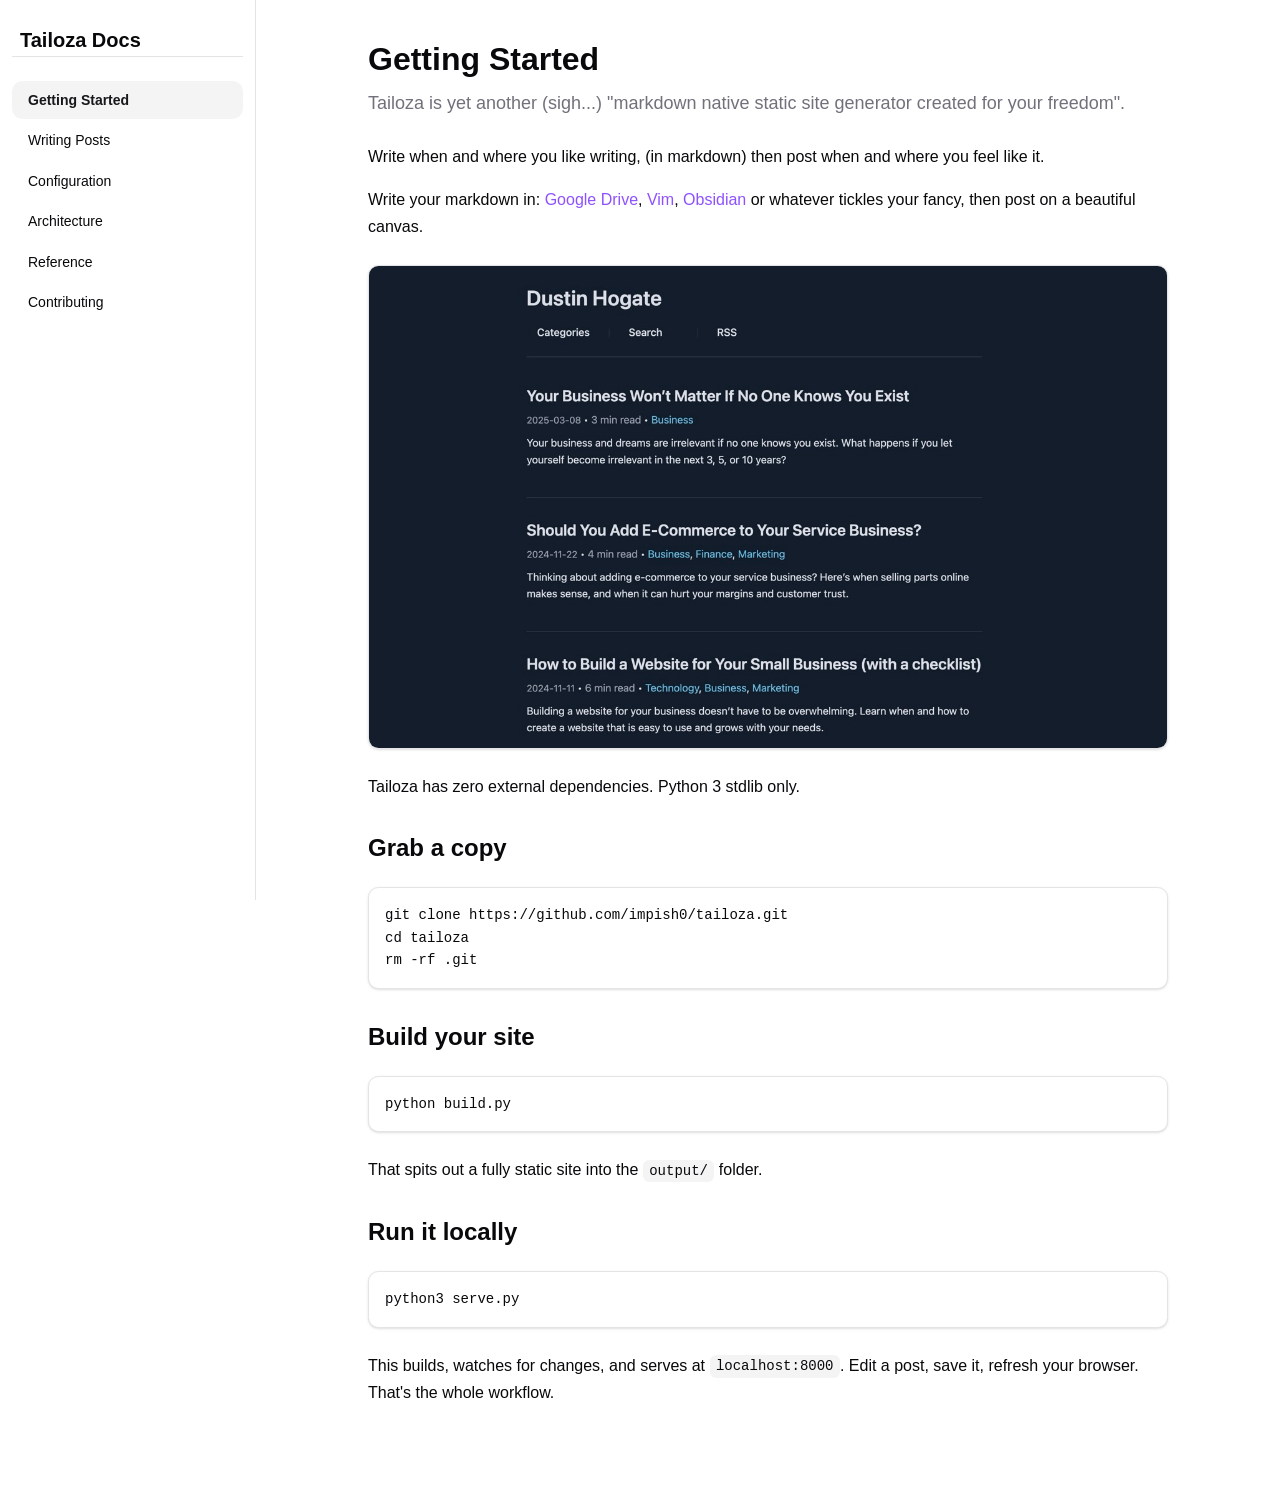
<file: docs/index.html>
<!DOCTYPE html>
<html lang="en">
  <head>
    <meta charset="UTF-8" />
    <meta name="viewport" content="width=device-width, initial-scale=1.0" />
    <title>Getting Started - Tailoza Docs</title>
    <link rel="stylesheet" href="../tailoza/assets/style.css" />
    <link rel="stylesheet" href="./styles.css" />
  </head>
  <body>
    <nav id="navbar">
      <header><a href="./index.html">Tailoza Docs</a></header>
      <details class="nav-group" open>
        <summary>Menu</summary>
        <a class="nav-link active" href="./index.html">Getting Started</a>
        <a class="nav-link" href="./writing-posts.html">Writing Posts</a>
        <a class="nav-link" href="./configuration.html">Configuration</a>
        <a class="nav-link" href="./architecture.html">Architecture</a>
        <a class="nav-link" href="./reference.html">Reference</a>
        <a class="nav-link" href="./contributing.html">Contributing</a>
      </details>
    </nav>

    <main id="main-doc">
      <div class="content-wrapper">

        <h1>Getting Started</h1>

        <p class="lead">Tailoza is yet another (sigh...) "markdown native static site generator created for your freedom".</p>

        <p>Write when and where you like writing, (in markdown) then post when and where you feel like it.</p>

        <p>Write your markdown in: <a href="https://drive.google.com">Google Drive</a>, <a href="https://www.vim.org/">Vim</a>, <a href="https://obsidian.md/">Obsidian</a> or whatever tickles your fancy, then post on a beautiful canvas.</p>

        <img class="image-style" src="./assets/tailoze_intro.jpeg" alt="Tailoza Intro" />

        <p>Tailoza has zero external dependencies. Python 3 stdlib only.</p>

        <h2>Grab a copy</h2>

        <pre><code>git clone https://github.com/impish0/tailoza.git
cd tailoza
rm -rf .git</code></pre>

        <h2>Build your site</h2>

        <pre><code>python build.py</code></pre>

        <p>That spits out a fully static site into the <code>output/</code> folder.</p>

        <h2>Run it locally</h2>

        <pre><code>python3 serve.py</code></pre>

        <p>This builds, watches for changes, and serves at <code>localhost:8000</code>. Edit a post, save it, refresh your browser. That's the whole workflow.</p>

      </div>
    </main>
  </body>
</html>
</file>
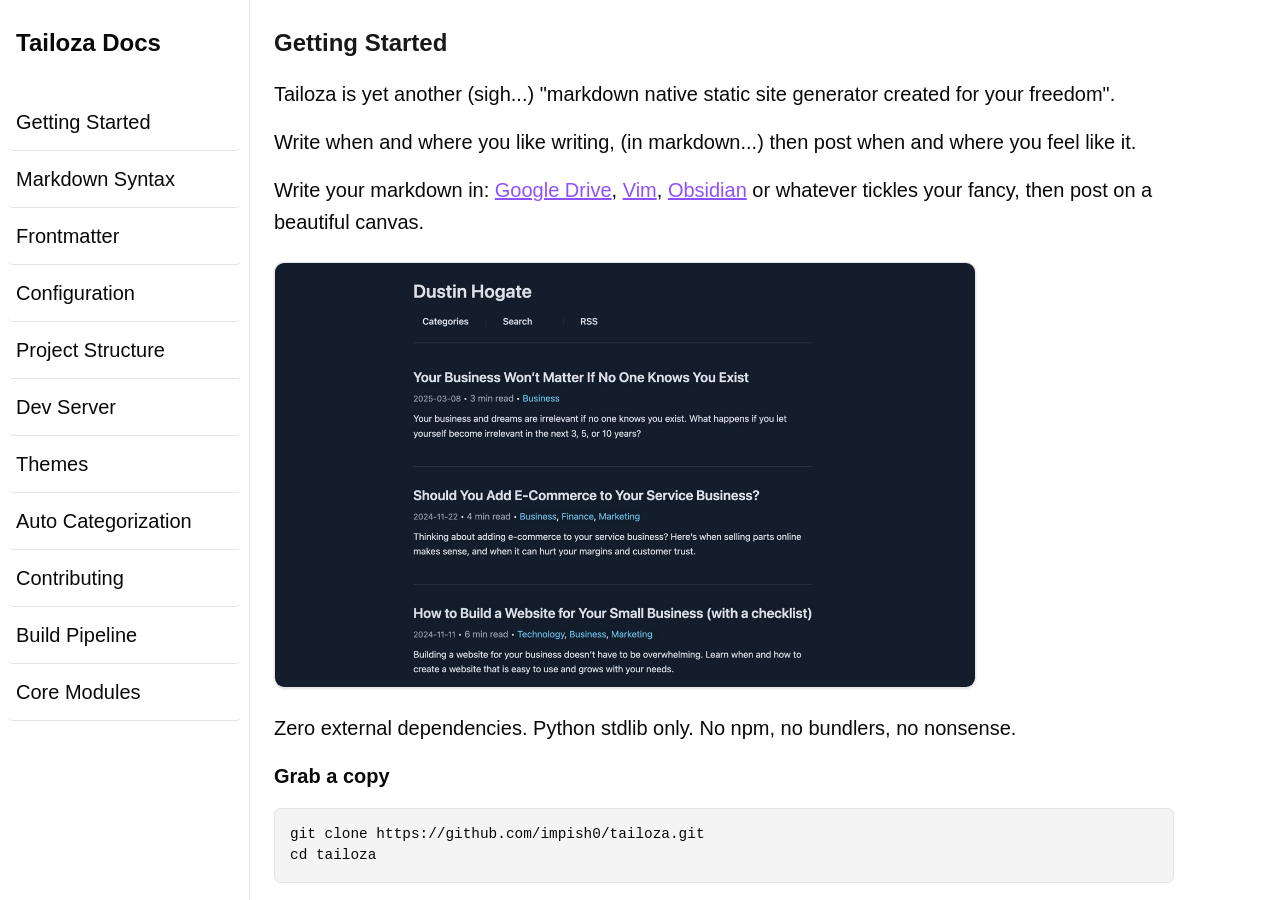
<file: DocumentationSite/index.html>
<!DOCTYPE html>
<html lang="en">
  <head>
    <meta charset="UTF-8" />
    <meta name="viewport" content="width=device-width, initial-scale=1.0" />
    <title>Tailoza Documentation</title>
    <link rel="stylesheet" href="./styles.css">
  </head>
  <body>
    <nav id="navbar">
      <header>Tailoza Docs</header>
      <a class="nav-link" href="#getting_started">Getting Started</a>
      <a class="nav-link" href="#markdown_syntax">Markdown Syntax</a>
      <a class="nav-link" href="#frontmatter">Frontmatter</a>
      <a class="nav-link" href="#configuration">Configuration</a>
      <a class="nav-link" href="#project_structure">Project Structure</a>
      <a class="nav-link" href="#dev_server">Dev Server</a>
      <a class="nav-link" href="#themes">Themes</a>
      <a class="nav-link" href="#auto_categorization">Auto Categorization</a>
      <a class="nav-link" href="#contributing">Contributing</a>
      <a class="nav-link" href="#build_pipeline">Build Pipeline</a>
      <a class="nav-link" href="#core_modules">Core Modules</a>
    </nav>

  <main id="main-doc">

    <section id="getting_started" class="main-section">
      <header>Getting Started</header>

      <p>Tailoza is yet another (sigh...) "markdown native static site generator created for your freedom".</p>

      <p>Write when and where you like writing, (in markdown...) then post when and where you feel like it.</p>

      <p>Write your markdown in: <a href="https://drive.google.com">Google Drive</a>, <a href="https://www.vim.org/">Vim</a>, <a href="https://obsidian.md/">Obsidian</a> or whatever tickles your fancy, then post on a beautiful canvas.</p>

      <img class="image-style" src="./assets/tailoze_intro.jpeg" alt="Tailoza Intro">

      <p>Zero external dependencies. Python stdlib only. No npm, no bundlers, no nonsense.</p>

      <p><strong>Grab a copy</strong></p>

      <code>git clone https://github.com/impish0/tailoza.git
cd tailoza</code>

      <p><strong>Build your site</strong></p>

      <code>python build.py</code>

      <p>That spits out a fully static site into the <span class="inline-code">output/</span> folder. Done.</p>

      <p><strong>Run it locally</strong></p>

      <code>python serve.py</code>

      <p>This builds, watches for changes, and serves at <span class="inline-code">localhost:8000</span>. Edit a post, save it, refresh your browser. That's the whole workflow.</p>
    </section>

    <section id="markdown_syntax" class="main-section">
      <header>Markdown Syntax</header>

      <p>Tailoza supports full Obsidian-compatible markdown syntax. Write in Obsidian (or wherever), drop the file in <span class="inline-code">posts/</span>, build. No weird extensions, no custom flavors - just markdown that works.</p>

      <p><strong>Text formatting</strong></p>

      <code>**bold**
*italic*
***bold and italic***
~~strikethrough~~
`inline code`</code>

      <p><strong>Headers</strong></p>

      <code># H1
## H2
### H3
#### H4
##### H5
###### H6</code>

      <p><strong>Lists</strong></p>

      <code>Unordered:
- First item
- Second item
- Third item

Ordered:
1. Step one
2. Step two
3. Step three

Task lists:
- [x] Done thing
- [ ] Not done thing</code>

      <p><strong>Code blocks</strong></p>

      <p>Fenced code blocks with syntax highlighting (powered by Prism.js):</p>

      <code>```javascript
const greet = (name) =&gt; {
    console.log(`Hello, ${name}!`);
};
```</code>

      <p><strong>Blockquotes</strong></p>

      <code>&gt; "Some wise thing someone said once."</code>

      <p><strong>Tables</strong></p>

      <code>| Feature   | Supported |
|-----------|-----------|
| Markdown  | Yes       |
| RSS Feed  | Yes       |
| Search    | Yes       |</code>

      <p><strong>Images</strong></p>

      <p>Drop images in the <span class="inline-code">images/</span> folder and reference them:</p>

      <code>![Alt text](my-image.jpg)</code>

      <p><strong>Links</strong></p>

      <code>[Link text](https://example.com)</code>

      <p><strong>Horizontal rules</strong></p>

      <code>---</code>

      <p><strong>Download links</strong></p>

      <p>Links to downloadable files (.pdf, .zip, .doc, etc.) automatically get a download arrow ⬇ appended:</p>

      <code>[Get the report](report.pdf)</code>

      <p><strong>Nested blockquotes</strong></p>

      <code>> Outer quote
       >> Nested quote</code>

      <p><strong>Nested lists</strong></p>

      <p>Indent with 2 spaces for nesting. Works with both ordered and unordered lists:</p>

      <code>- Top level
              - Nested item
                - Even deeper
            1. First
              1. Sub-item</code>
    </section>

    <section id="frontmatter" class="main-section">
      <header>Frontmatter</header>

      <p>Every post starts with a frontmatter block - a chunk of metadata between <span class="inline-code">---</span> fences at the top of your markdown file.</p>

      <code>---
        title: My Cool Post
        date: 2025-01-15
        description: A short blurb about this post.
        author: Your Name
        categories: Technology, Tutorial
        keywords: python, static site, blog
        image: my-cover.jpg
        toc: true
        ---

        Your content starts here...</code>

      <p><strong>Required fields</strong></p>

      <ul>
        <li><span class="inline-code">title</span> - the post title</li>
        <li><span class="inline-code">date</span> - publish date in YYYY-MM-DD format</li>
      </ul>

      <p><strong>Optional fields</strong></p>

      <ul>
        <li><span class="inline-code">description</span> - used for SEO meta tags and the post list preview</li>
        <li><span class="inline-code">author</span> - overrides the default author from config</li>
        <li><span class="inline-code">categories</span> - comma-separated list (e.g. "Tech, Tutorial")</li>
        <li><span class="inline-code">keywords</span> - SEO keywords</li>
        <li><span class="inline-code">image</span> - cover image filename (from images/ folder)</li>
        <li><span class="inline-code">toc</span> - set to <span class="inline-code">true</span> to show a table of contents</li>
      </ul>

      <p><strong>Draft posts</strong></p>

      <p>Prefix your filename with an underscore and it gets skipped during build. Simple as that.</p>

      <code>posts/_my-draft-post.md   ← skipped
        posts/my-published-post.md  ← built</code>
    </section>

    <section id="configuration" class="main-section">
      <header>Configuration</header>

      <p>Everything lives in <span class="inline-code">config.json</span> at the project root. Here's the full picture:</p>

      <code>{
        "site_title": "My Blog",
        "site_url": "https://example.com",
        "site_description": "A minimal blog about things that matter.",
        "author": "Your Name",
        "footer_text": "Built with Tailoza",
        "theme": "dark",
        "posts_per_page": 20,
        "timezone": "+0000",
        "post_url_prefix": "/",
        "rss_full_content": true
        }</code>

      <p><strong>Required</strong></p>

      <ul>
        <li><span class="inline-code">site_title</span> - your site's name</li>
        <li><span class="inline-code">site_url</span> - full URL, must start with http:// or https://</li>
        <li><span class="inline-code">site_description</span> - used in RSS feed and meta tags</li>
      </ul>

      <p><strong>Optional</strong></p>

      <ul>
        <li><span class="inline-code">author</span> - default author for posts (default: "Your Name")</li>
        <li><span class="inline-code">footer_text</span> - footer content, supports safe HTML links</li>
        <li><span class="inline-code">theme</span> - "light", "dark", or "sepia"</li>
        <li><span class="inline-code">posts_per_page</span> - pagination count (default: 20)</li>
        <li><span class="inline-code">timezone</span> - UTC offset string like "+0000" (default: "+0000")</li>
        <li><span class="inline-code">post_url_prefix</span> - controls URL structure. Set to "/" for <span class="inline-code">/my-post/</span>, or "/posts" for <span class="inline-code">/posts/my-post/</span></li>
        <li><span class="inline-code">rss_full_content</span> - true to include full post content in RSS, false for excerpt only</li>
      </ul>
    </section>

    <section id="project_structure" class="main-section">
      <header>Project Structure</header>

      <p>Here's how the repo is laid out. The important bit: the <span class="inline-code">tailoza/</span> folder is the engine, everything else is yours.</p>

      <code>tailoza/
          ├── build.py              # Build script (run this)
          ├── serve.py              # Dev server script (or this)
          ├── config.json           # Your configuration
          │
          ├── tailoza/              # Core engine (don't touch unless contributing)
          │   ├── builder.py        # Build orchestration
          │   ├── parser.py         # Markdown → HTML
          │   ├── templates.py      # HTML templates
          │   ├── rss_generator.py  # RSS feed
          │   ├── sitemap_generator.py
          │   ├── categorize.py     # Auto-categorization
          │   ├── utils.py          # Shared utilities
          │   └── assets/           # CSS, JS (prism, search, etc.)
          │
          ├── posts/                # Your markdown files go here
          ├── images/               # Your images go here
          ├── assets/               # Your favicon goes here
          └── output/               # Generated site (don't edit)</code>

      <p><strong>Updating Tailoza</strong></p>

      <p>To update to a new version, just replace the <span class="inline-code">tailoza/</span> folder with the new one. Your content (<span class="inline-code">posts/</span>, <span class="inline-code">images/</span>, <span class="inline-code">config.json</span>) stays untouched. That's the whole point of the separation.</p>
    </section>

    <section id="dev_server" class="main-section">
      <header>Dev Server</header>

      <code>python serve.py</code>

      <p>Builds the site on startup, then watches for changes every second. It monitors:</p>

      <ul>
        <li><span class="inline-code">posts/</span> - your markdown content</li>
        <li><span class="inline-code">images/</span> - your images</li>
        <li><span class="inline-code">tailoza/</span> - core engine + assets</li>
        <li><span class="inline-code">config.json</span>, <span class="inline-code">build.py</span>, <span class="inline-code">serve.py</span></li>
      </ul>

      <p>Save a file, it rebuilds. Refresh your browser. That's it.</p>

      <p>Serves at <span class="inline-code">http://localhost:8000</span> with custom 404 handling. Hidden files and temp files (ending in <span class="inline-code">~</span>) are ignored.</p>
    </section>

    <section id="themes" class="main-section">
      <header>Themes</header>

      <p>Tailoza ships with three themes: <strong>light</strong>, <strong>dark</strong>, and <strong>sepia</strong>.</p>

      <p>Set it in <span class="inline-code">config.json</span>:</p>

      <code>"theme": "dark"</code>

      <p>Under the hood, themes work via CSS custom properties and a <span class="inline-code">data-theme</span> attribute on the <span class="inline-code">&lt;html&gt;</span> element. The whole color system is defined with <span class="inline-code">oklch()</span> values - shadcn violet palette.</p>

      <p>If you want to customize colors, the variables are all in <span class="inline-code">tailoza/assets/style.css</span>. The main ones:</p>

      <ul>
        <li><span class="inline-code">--background</span> / <span class="inline-code">--foreground</span> - page bg and text</li>
        <li><span class="inline-code">--primary</span> - links, accents</li>
        <li><span class="inline-code">--card</span> - card backgrounds</li>
        <li><span class="inline-code">--muted</span> - code blocks, subtle backgrounds</li>
        <li><span class="inline-code">--border</span> - all borders</li>
      </ul>
    </section>

    <section id="auto_categorization" class="main-section">
      <header>Auto Categorization</header>

      <p>If you don't set categories in your frontmatter, Tailoza will take a guess for you. It scans your post content and matches against keyword rules.</p>

      <p><strong>Default categories:</strong></p>

      <ul>
        <li>Business</li>
        <li>Technology</li>
        <li>Marketing</li>
        <li>Development</li>
        <li>Design</li>
        <li>Personal</li>
        <li>Tutorial</li>
        <li>News</li>
      </ul>

      <p>Each one has a set of keywords it looks for. "code", "programming", "python" → Development. "design", "ui", "color" → Design. You get the idea.</p>

      <p><strong>Custom rules</strong></p>

      <p>Create a <span class="inline-code">category_rules.json</span> at the project root to override:</p>

      <code>{
        "Recipes": ["cook", "bake", "ingredient", "recipe"],
        "Travel": ["trip", "destination", "flight", "hotel"]
}</code>
    </section>

    <!-- CONTRIBUTING -->
    <section id="contributing" class="main-section">
      <header>Contributing</header>

      <p>Tailoza is open source. If you want to contribute, here's how the project is organized so you don't go in blind.</p>

      <p><strong>Running the tests</strong></p>

      <code># Run all tests
        python -m unittest tests/test_templates.py

        # Run a specific test class
        python -m unittest tests.test_templates.TestGeneratePaginationHtml

        # Run a specific test method
        python -m unittest tests.test_templates.TestGeneratePaginationHtml.test_single_page_returns_empty</code>

      <p>Tests currently cover the pagination logic in <span class="inline-code">templates.py</span> - URL building, page links, nav buttons, ellipsis handling, edge cases.</p>

      <p><strong>Key rules</strong></p>

      <ul>
        <li>Zero external dependencies. Python stdlib only. Don't add pip packages.</li>
        <li>All core code lives in <span class="inline-code">tailoza/</span> - that folder should be replaceable without breaking user content.</li>
        <li>Posts output as <span class="inline-code">output/[slug]/index.html</span> for clean URLs.</li>
        <li>Draft posts (prefixed with <span class="inline-code">_</span>) must always be skipped.</li>
      </ul>
    </section>

    <section id="build_pipeline" class="main-section">
      <header>Build Pipeline</header>

      <p>Here's what happens when you run <span class="inline-code">python build.py</span>:</p>

      <ol>
        <li>Loads and validates <span class="inline-code">config.json</span></li>
        <li>Parses all markdown files in <span class="inline-code">posts/</span> (skips <span class="inline-code">_prefixed</span> drafts)</li>
        <li>Auto-categorizes any posts missing categories</li>
        <li>Generates HTML for each post with prev/next navigation</li>
        <li>Creates paginated index pages and category archive pages</li>
        <li>Generates RSS feed, sitemap, search index, and 404 page</li>
        <li>Copies all assets to <span class="inline-code">output/</span></li>
      </ol>

      <p><strong>Output structure</strong></p>

      <code>output/
        ├── index.html            # Homepage
        ├── page/2/index.html     # Paginated pages
        ├── [slug]/index.html     # Individual posts
        ├── categories/[cat]/     # Category pages
        ├── rss.xml               # RSS feed
        ├── sitemap.xml           # For search engines
        ├── search-index.json     # Client-side search data
        ├── 404.html              # Custom error page
        └── assets/               # CSS, JS</code>
    </section>

    <section id="core_modules" class="main-section">
      <header>Core Modules</header>

      <p>For the folks who want to dig into the engine. Everything lives in <span class="inline-code">tailoza/</span>.</p>

      <p><strong>builder.py</strong> - the orchestrator</p>
      <ul>
        <li><span class="inline-code">build_site()</span> - main build function, ties everything together</li>
        <li><span class="inline-code">load_config()</span> - loads and validates config.json with defaults</li>
        <li><span class="inline-code">generate_search_index()</span> - builds client-side search JSON</li>
        <li><span class="inline-code">calculate_reading_time()</span> - reading time estimation</li>
      </ul>

      <p><strong>parser.py</strong> - markdown to HTML</p>
      <ul>
        <li><span class="inline-code">parse_frontmatter()</span> - extracts metadata from the <span class="inline-code">---</span> block</li>
        <li><span class="inline-code">markdown_to_html()</span> - the custom converter (headers, lists, tables, code blocks, the whole thing)</li>
        <li><span class="inline-code">extract_headings()</span> / <span class="inline-code">generate_toc()</span> - table of contents</li>
      </ul>

      <p><strong>templates.py</strong> - HTML generation</p>
      <ul>
        <li><span class="inline-code">post_template()</span> - individual post pages with SEO, structured data</li>
        <li><span class="inline-code">index_template()</span> - homepage with post list, categories dropdown, search</li>
        <li><span class="inline-code">category_template()</span> - category archive pages</li>
        <li><span class="inline-code">generate_pagination_html()</span> - pagination nav with ellipsis</li>
      </ul>

      <p><strong>rss_generator.py</strong> - RSS feed via ElementTree</p>

      <p><strong>sitemap_generator.py</strong> - XML sitemap for SEO</p>

      <p><strong>categorize.py</strong> - auto-categorization via keyword matching</p>

      <p><strong>utils.py</strong> - shared helpers (<span class="inline-code">category_slug()</span>, <span class="inline-code">copy_asset()</span>, <span class="inline-code">favicon_link()</span>)</p>
    </section>

  </main>
  </body>
</html>
</file>
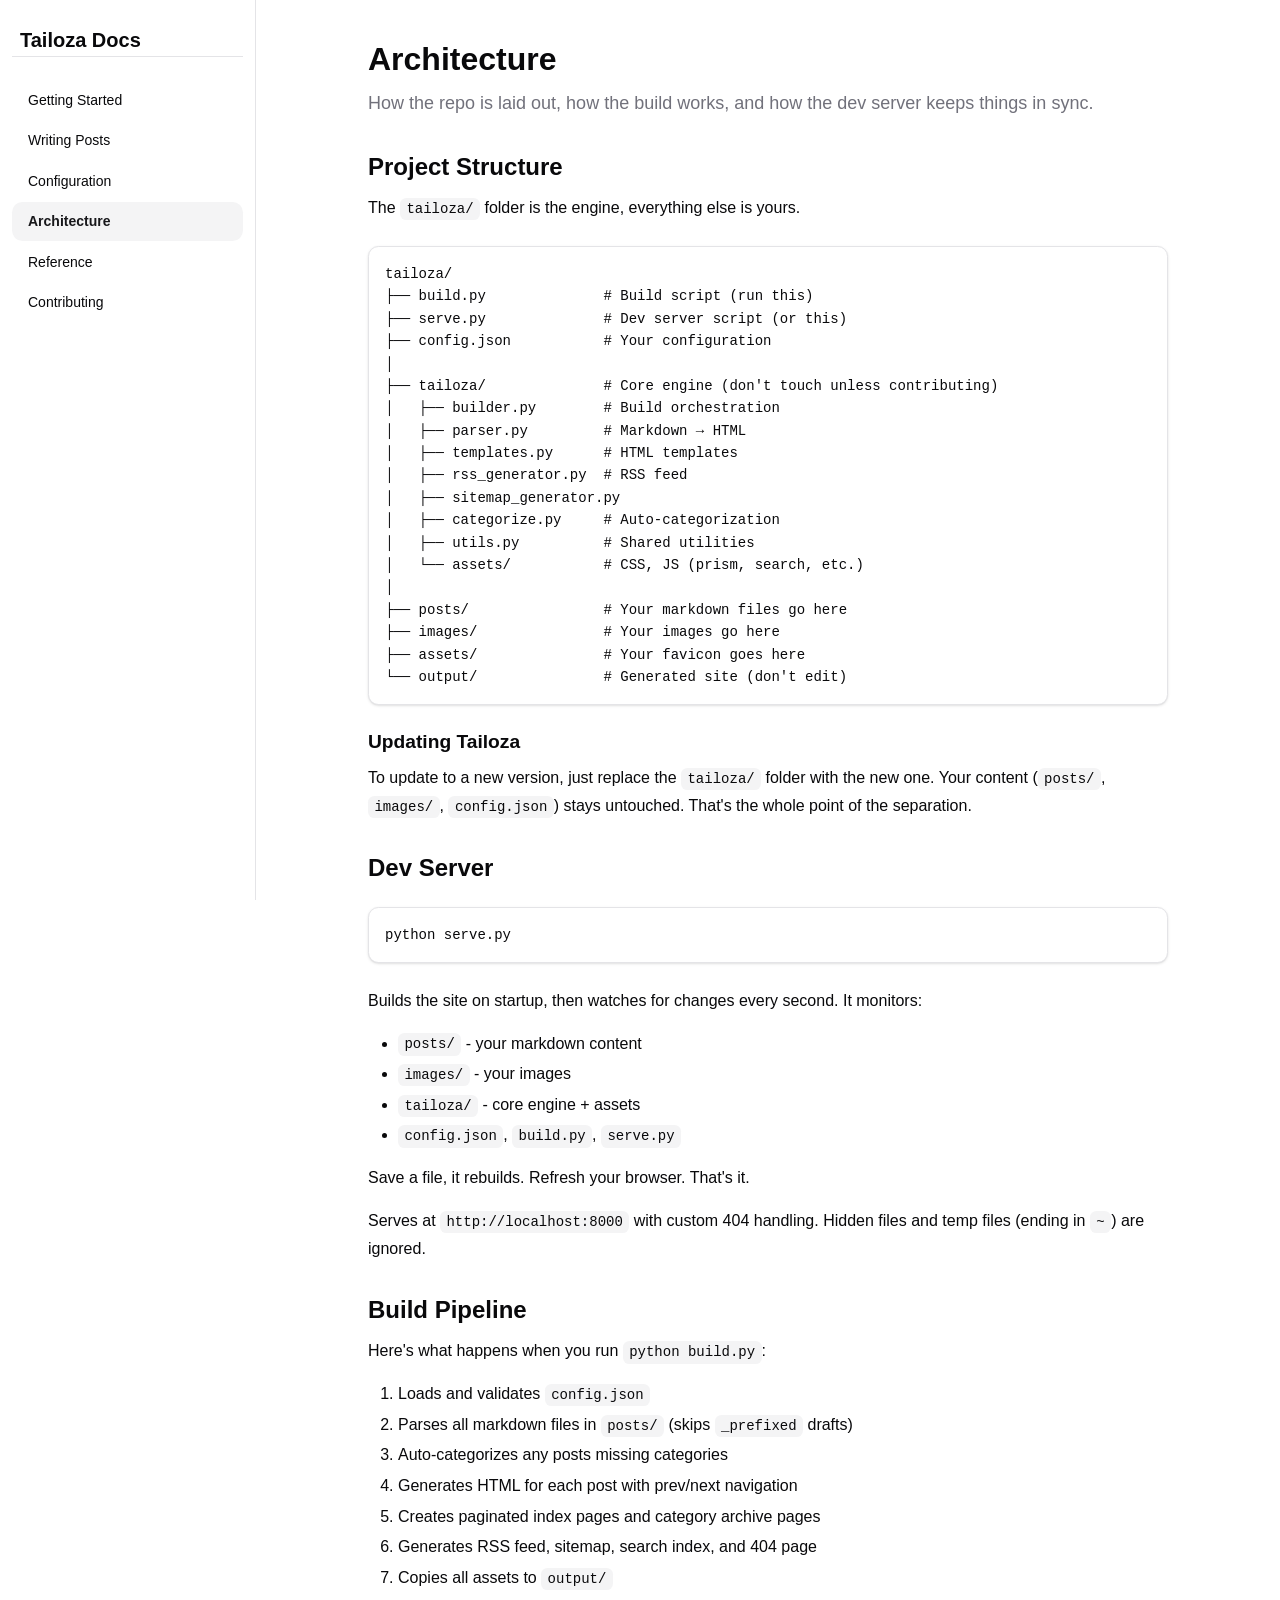
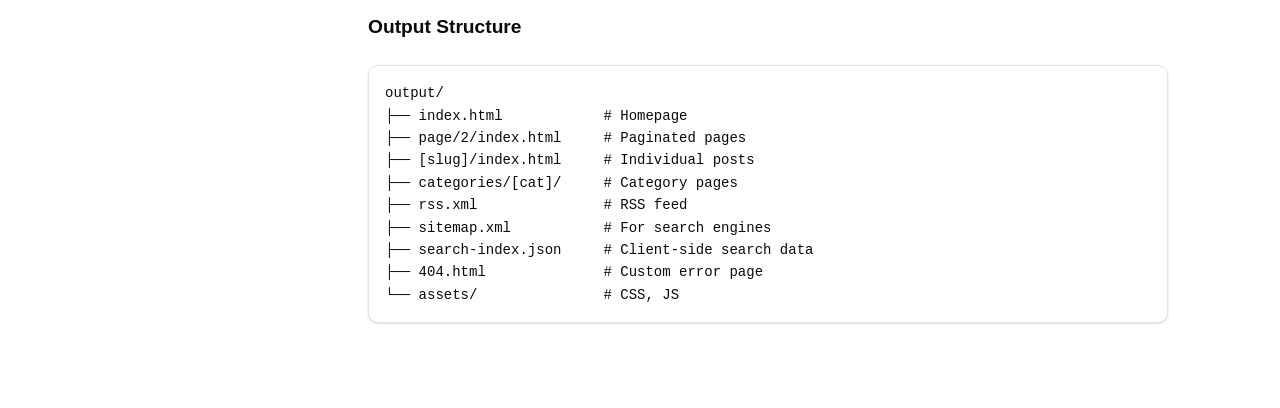
<file: docs/architecture.html>
<!DOCTYPE html>
<html lang="en">
  <head>
    <meta charset="UTF-8" />
    <meta name="viewport" content="width=device-width, initial-scale=1.0" />
    <title>Architecture - Tailoza Docs</title>
    <link rel="stylesheet" href="../tailoza/assets/style.css" />
    <link rel="stylesheet" href="./styles.css" />
  </head>
  <body>
    <nav id="navbar">
      <header><a href="./index.html">Tailoza Docs</a></header>
      <details class="nav-group" open>
        <summary>Menu</summary>
        <a class="nav-link" href="./index.html">Getting Started</a>
        <a class="nav-link" href="./writing-posts.html">Writing Posts</a>
        <a class="nav-link" href="./configuration.html">Configuration</a>
        <a class="nav-link active" href="./architecture.html">Architecture</a>
        <a class="nav-link" href="./reference.html">Reference</a>
        <a class="nav-link" href="./contributing.html">Contributing</a>
      </details>
    </nav>

    <main id="main-doc">
      <div class="content-wrapper">

        <h1>Architecture</h1>

        <p class="lead">How the repo is laid out, how the build works, and how the dev server keeps things in sync.</p>

        <h2>Project Structure</h2>

        <p>The <code>tailoza/</code> folder is the engine, everything else is yours.</p>

        <pre><code>tailoza/
├── build.py              # Build script (run this)
├── serve.py              # Dev server script (or this)
├── config.json           # Your configuration
│
├── tailoza/              # Core engine (don't touch unless contributing)
│   ├── builder.py        # Build orchestration
│   ├── parser.py         # Markdown → HTML
│   ├── templates.py      # HTML templates
│   ├── rss_generator.py  # RSS feed
│   ├── sitemap_generator.py
│   ├── categorize.py     # Auto-categorization
│   ├── utils.py          # Shared utilities
│   └── assets/           # CSS, JS (prism, search, etc.)
│
├── posts/                # Your markdown files go here
├── images/               # Your images go here
├── assets/               # Your favicon goes here
└── output/               # Generated site (don't edit)</code></pre>

        <h3>Updating Tailoza</h3>

        <p>To update to a new version, just replace the <code>tailoza/</code> folder with the new one. Your content (<code>posts/</code>, <code>images/</code>, <code>config.json</code>) stays untouched. That's the whole point of the separation.</p>

        <h2>Dev Server</h2>

        <pre><code>python serve.py</code></pre>

        <p>Builds the site on startup, then watches for changes every second. It monitors:</p>

        <ul>
          <li><code>posts/</code> - your markdown content</li>
          <li><code>images/</code> - your images</li>
          <li><code>tailoza/</code> - core engine + assets</li>
          <li><code>config.json</code>, <code>build.py</code>, <code>serve.py</code></li>
        </ul>

        <p>Save a file, it rebuilds. Refresh your browser. That's it.</p>

        <p>Serves at <code>http://localhost:8000</code> with custom 404 handling. Hidden files and temp files (ending in <code>~</code>) are ignored.</p>

        <h2>Build Pipeline</h2>

        <p>Here's what happens when you run <code>python build.py</code>:</p>

        <ol>
          <li>Loads and validates <code>config.json</code></li>
          <li>Parses all markdown files in <code>posts/</code> (skips <code>_prefixed</code> drafts)</li>
          <li>Auto-categorizes any posts missing categories</li>
          <li>Generates HTML for each post with prev/next navigation</li>
          <li>Creates paginated index pages and category archive pages</li>
          <li>Generates RSS feed, sitemap, search index, and 404 page</li>
          <li>Copies all assets to <code>output/</code></li>
        </ol>

        <h3>Output Structure</h3>

        <pre><code>output/
├── index.html            # Homepage
├── page/2/index.html     # Paginated pages
├── [slug]/index.html     # Individual posts
├── categories/[cat]/     # Category pages
├── rss.xml               # RSS feed
├── sitemap.xml           # For search engines
├── search-index.json     # Client-side search data
├── 404.html              # Custom error page
└── assets/               # CSS, JS</code></pre>

      </div>
    </main>
  </body>
</html>
</file>
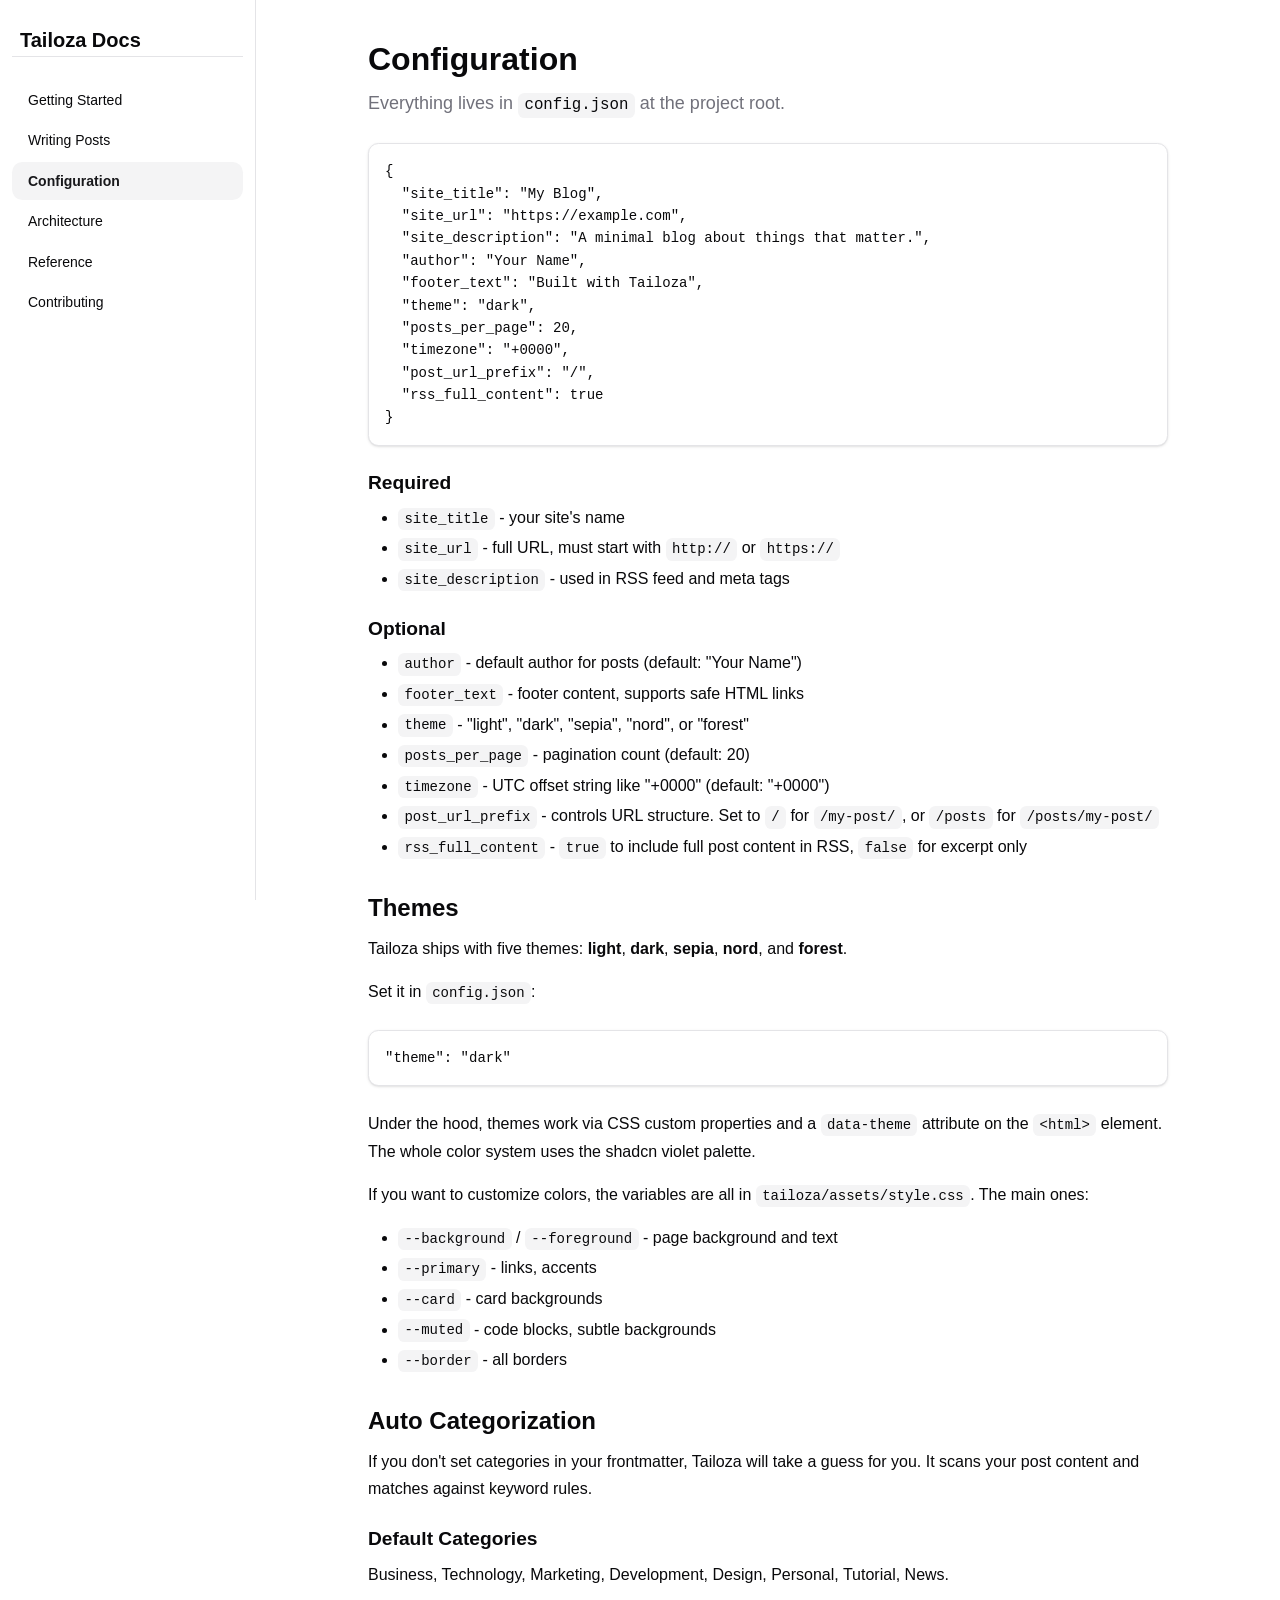
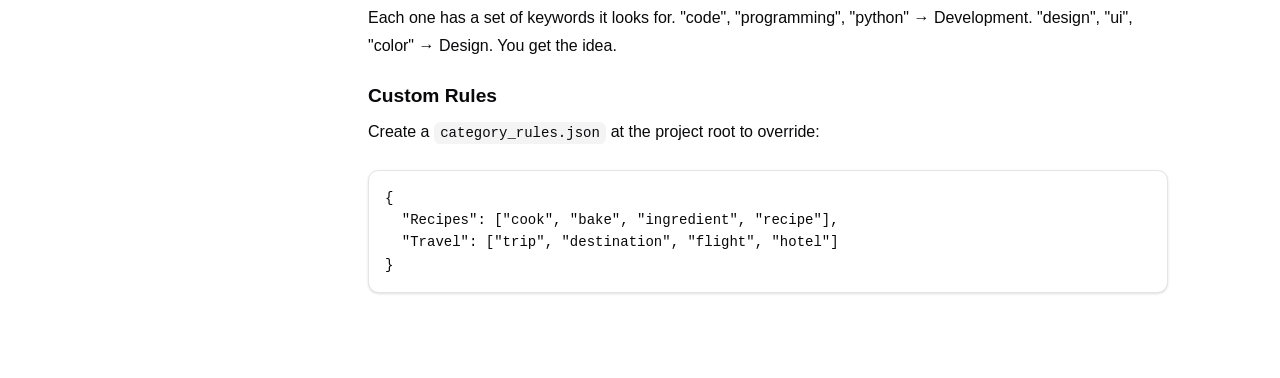
<file: docs/configuration.html>
<!DOCTYPE html>
<html lang="en">
  <head>
    <meta charset="UTF-8" />
    <meta name="viewport" content="width=device-width, initial-scale=1.0" />
    <title>Configuration - Tailoza Docs</title>
    <link rel="stylesheet" href="../tailoza/assets/style.css" />
    <link rel="stylesheet" href="./styles.css" />
  </head>
  <body>
    <nav id="navbar">
      <header><a href="./index.html">Tailoza Docs</a></header>
      <details class="nav-group" open>
        <summary>Menu</summary>
        <a class="nav-link" href="./index.html">Getting Started</a>
        <a class="nav-link" href="./writing-posts.html">Writing Posts</a>
        <a class="nav-link active" href="./configuration.html">Configuration</a>
        <a class="nav-link" href="./architecture.html">Architecture</a>
        <a class="nav-link" href="./reference.html">Reference</a>
        <a class="nav-link" href="./contributing.html">Contributing</a>
      </details>
    </nav>

    <main id="main-doc">
      <div class="content-wrapper">

        <h1>Configuration</h1>

        <p class="lead">Everything lives in <code>config.json</code> at the project root.</p>

        <pre><code>{
  "site_title": "My Blog",
  "site_url": "https://example.com",
  "site_description": "A minimal blog about things that matter.",
  "author": "Your Name",
  "footer_text": "Built with Tailoza",
  "theme": "dark",
  "posts_per_page": 20,
  "timezone": "+0000",
  "post_url_prefix": "/",
  "rss_full_content": true
}</code></pre>

        <h3>Required</h3>

        <ul>
          <li><code>site_title</code> - your site's name</li>
          <li><code>site_url</code> - full URL, must start with <code>http://</code> or <code>https://</code></li>
          <li><code>site_description</code> - used in RSS feed and meta tags</li>
        </ul>

        <h3>Optional</h3>

        <ul>
          <li><code>author</code> - default author for posts (default: "Your Name")</li>
          <li><code>footer_text</code> - footer content, supports safe HTML links</li>
          <li><code>theme</code> - "light", "dark", "sepia", "nord", or "forest"</li>
          <li><code>posts_per_page</code> - pagination count (default: 20)</li>
          <li><code>timezone</code> - UTC offset string like "+0000" (default: "+0000")</li>
          <li><code>post_url_prefix</code> - controls URL structure. Set to <code>/</code> for <code>/my-post/</code>, or <code>/posts</code> for <code>/posts/my-post/</code></li>
          <li><code>rss_full_content</code> - <code>true</code> to include full post content in RSS, <code>false</code> for excerpt only</li>
        </ul>

        <h2>Themes</h2>

        <p>Tailoza ships with five themes: <strong>light</strong>, <strong>dark</strong>, <strong>sepia</strong>, <strong>nord</strong>, and <strong>forest</strong>.</p>

        <p>Set it in <code>config.json</code>:</p>

        <pre><code>"theme": "dark"</code></pre>

        <p>Under the hood, themes work via CSS custom properties and a <code>data-theme</code> attribute on the <code>&lt;html&gt;</code> element. The whole color system uses the shadcn violet palette.</p>

        <p>If you want to customize colors, the variables are all in <code>tailoza/assets/style.css</code>. The main ones:</p>

        <ul>
          <li><code>--background</code> / <code>--foreground</code> - page background and text</li>
          <li><code>--primary</code> - links, accents</li>
          <li><code>--card</code> - card backgrounds</li>
          <li><code>--muted</code> - code blocks, subtle backgrounds</li>
          <li><code>--border</code> - all borders</li>
        </ul>

        <h2>Auto Categorization</h2>

        <p>If you don't set categories in your frontmatter, Tailoza will take a guess for you. It scans your post content and matches against keyword rules.</p>

        <h3>Default Categories</h3>

        <p>Business, Technology, Marketing, Development, Design, Personal, Tutorial, News.</p>

        <p>Each one has a set of keywords it looks for. "code", "programming", "python" → Development. "design", "ui", "color" → Design. You get the idea.</p>

        <h3>Custom Rules</h3>

        <p>Create a <code>category_rules.json</code> at the project root to override:</p>

        <pre><code>{
  "Recipes": ["cook", "bake", "ingredient", "recipe"],
  "Travel": ["trip", "destination", "flight", "hotel"]
}</code></pre>

      </div>
    </main>
  </body>
</html>
</file>
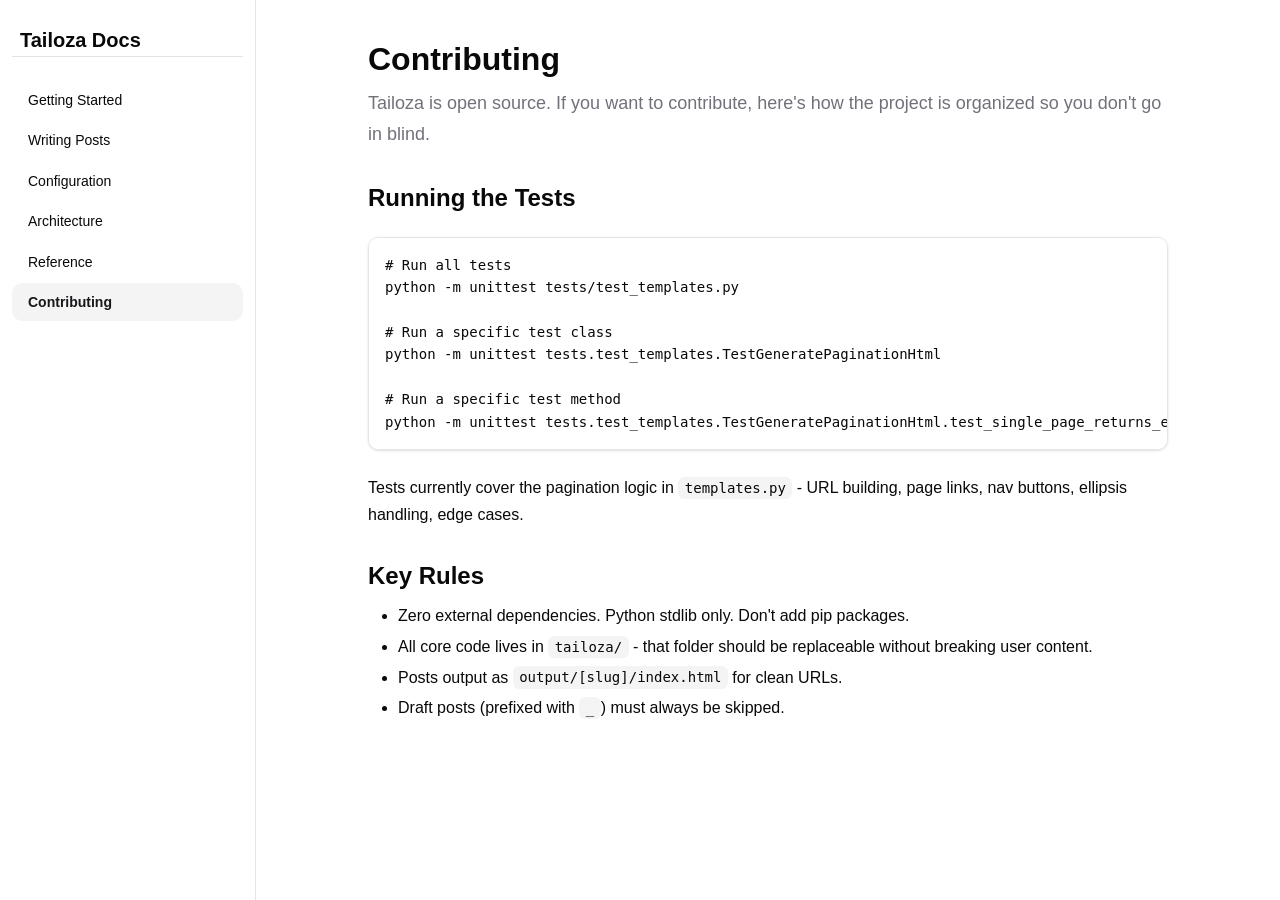
<file: docs/contributing.html>
<!DOCTYPE html>
<html lang="en">
  <head>
    <meta charset="UTF-8" />
    <meta name="viewport" content="width=device-width, initial-scale=1.0" />
    <title>Contributing - Tailoza Docs</title>
    <link rel="stylesheet" href="../tailoza/assets/style.css" />
    <link rel="stylesheet" href="./styles.css" />
  </head>
  <body>
    <nav id="navbar">
      <header><a href="./index.html">Tailoza Docs</a></header>
      <details class="nav-group" open>
        <summary>Menu</summary>
        <a class="nav-link" href="./index.html">Getting Started</a>
        <a class="nav-link" href="./writing-posts.html">Writing Posts</a>
        <a class="nav-link" href="./configuration.html">Configuration</a>
        <a class="nav-link" href="./architecture.html">Architecture</a>
        <a class="nav-link" href="./reference.html">Reference</a>
        <a class="nav-link active" href="./contributing.html">Contributing</a>
      </details>
    </nav>

    <main id="main-doc">
      <div class="content-wrapper">

        <h1>Contributing</h1>

        <p class="lead">Tailoza is open source. If you want to contribute, here's how the project is organized so you don't go in blind.</p>

        <h2>Running the Tests</h2>

        <pre><code># Run all tests
python -m unittest tests/test_templates.py

# Run a specific test class
python -m unittest tests.test_templates.TestGeneratePaginationHtml

# Run a specific test method
python -m unittest tests.test_templates.TestGeneratePaginationHtml.test_single_page_returns_empty</code></pre>

        <p>Tests currently cover the pagination logic in <code>templates.py</code> - URL building, page links, nav buttons, ellipsis handling, edge cases.</p>

        <h2>Key Rules</h2>

        <ul>
          <li>Zero external dependencies. Python stdlib only. Don't add pip packages.</li>
          <li>All core code lives in <code>tailoza/</code> - that folder should be replaceable without breaking user content.</li>
          <li>Posts output as <code>output/[slug]/index.html</code> for clean URLs.</li>
          <li>Draft posts (prefixed with <code>_</code>) must always be skipped.</li>
        </ul>

      </div>
    </main>
  </body>
</html>
</file>
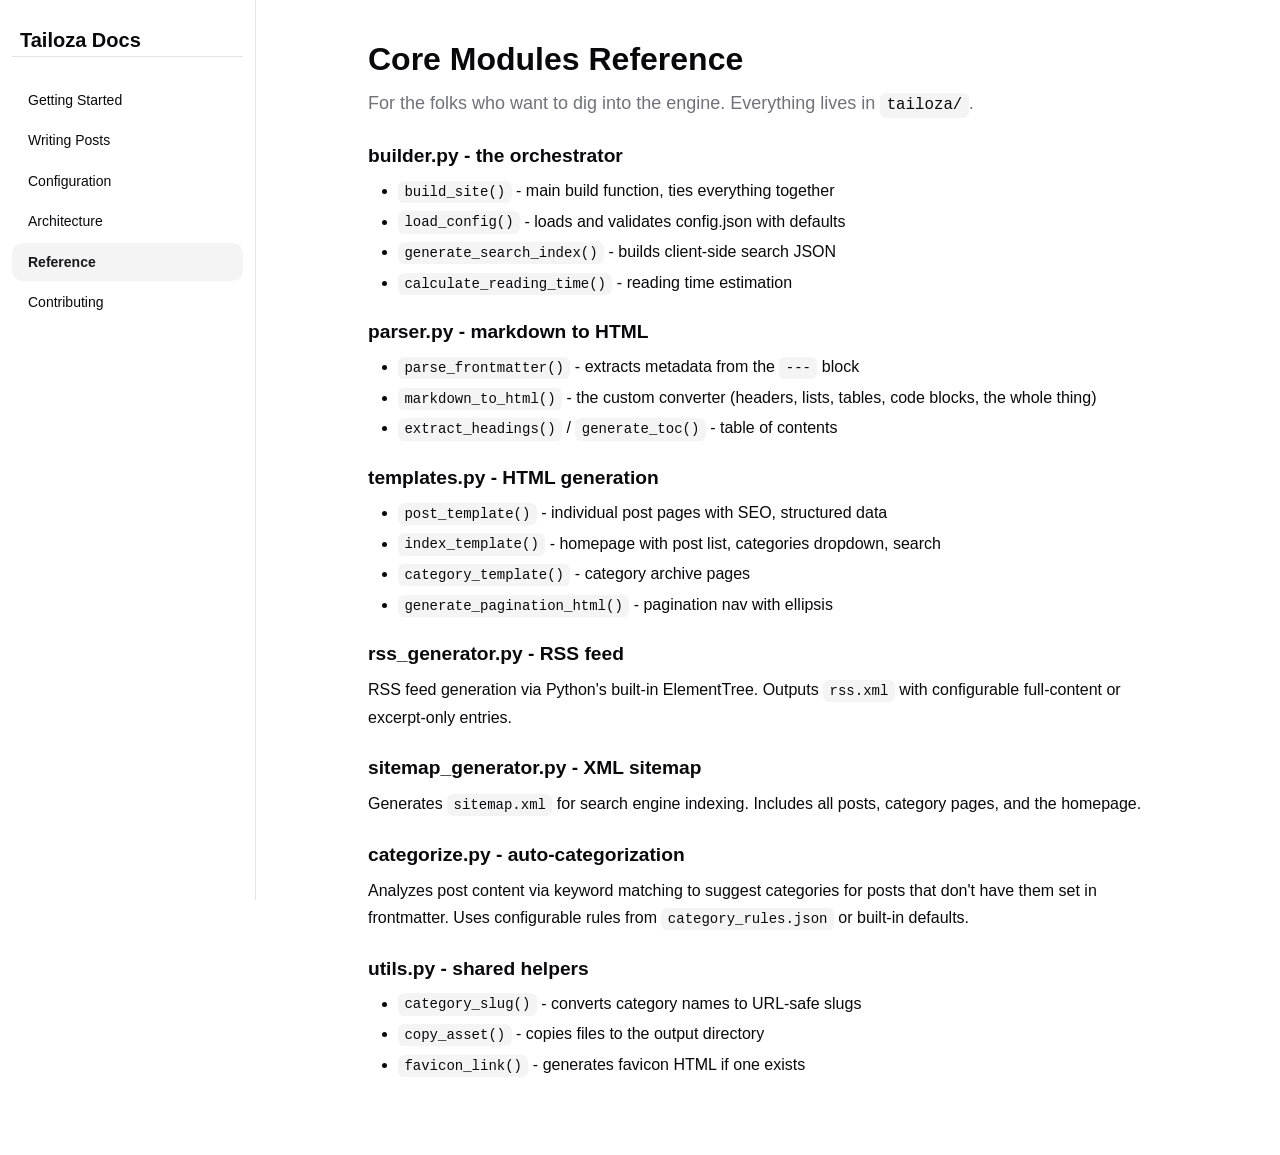
<file: docs/reference.html>
<!DOCTYPE html>
<html lang="en">
  <head>
    <meta charset="UTF-8" />
    <meta name="viewport" content="width=device-width, initial-scale=1.0" />
    <title>Reference - Tailoza Docs</title>
    <link rel="stylesheet" href="../tailoza/assets/style.css" />
    <link rel="stylesheet" href="./styles.css" />
  </head>
  <body>
    <nav id="navbar">
      <header><a href="./index.html">Tailoza Docs</a></header>
      <details class="nav-group" open>
        <summary>Menu</summary>
        <a class="nav-link" href="./index.html">Getting Started</a>
        <a class="nav-link" href="./writing-posts.html">Writing Posts</a>
        <a class="nav-link" href="./configuration.html">Configuration</a>
        <a class="nav-link" href="./architecture.html">Architecture</a>
        <a class="nav-link active" href="./reference.html">Reference</a>
        <a class="nav-link" href="./contributing.html">Contributing</a>
      </details>
    </nav>

    <main id="main-doc">
      <div class="content-wrapper">

        <h1>Core Modules Reference</h1>

        <p class="lead">For the folks who want to dig into the engine. Everything lives in <code>tailoza/</code>.</p>

        <h3>builder.py - the orchestrator</h3>

        <ul>
          <li><code>build_site()</code> - main build function, ties everything together</li>
          <li><code>load_config()</code> - loads and validates config.json with defaults</li>
          <li><code>generate_search_index()</code> - builds client-side search JSON</li>
          <li><code>calculate_reading_time()</code> - reading time estimation</li>
        </ul>

        <h3>parser.py - markdown to HTML</h3>

        <ul>
          <li><code>parse_frontmatter()</code> - extracts metadata from the <code>---</code> block</li>
          <li><code>markdown_to_html()</code> - the custom converter (headers, lists, tables, code blocks, the whole thing)</li>
          <li><code>extract_headings()</code> / <code>generate_toc()</code> - table of contents</li>
        </ul>

        <h3>templates.py - HTML generation</h3>

        <ul>
          <li><code>post_template()</code> - individual post pages with SEO, structured data</li>
          <li><code>index_template()</code> - homepage with post list, categories dropdown, search</li>
          <li><code>category_template()</code> - category archive pages</li>
          <li><code>generate_pagination_html()</code> - pagination nav with ellipsis</li>
        </ul>

        <h3>rss_generator.py - RSS feed</h3>

        <p>RSS feed generation via Python's built-in ElementTree. Outputs <code>rss.xml</code> with configurable full-content or excerpt-only entries.</p>

        <h3>sitemap_generator.py - XML sitemap</h3>

        <p>Generates <code>sitemap.xml</code> for search engine indexing. Includes all posts, category pages, and the homepage.</p>

        <h3>categorize.py - auto-categorization</h3>

        <p>Analyzes post content via keyword matching to suggest categories for posts that don't have them set in frontmatter. Uses configurable rules from <code>category_rules.json</code> or built-in defaults.</p>

        <h3>utils.py - shared helpers</h3>

        <ul>
          <li><code>category_slug()</code> - converts category names to URL-safe slugs</li>
          <li><code>copy_asset()</code> - copies files to the output directory</li>
          <li><code>favicon_link()</code> - generates favicon HTML if one exists</li>
        </ul>

      </div>
    </main>
  </body>
</html>
</file>
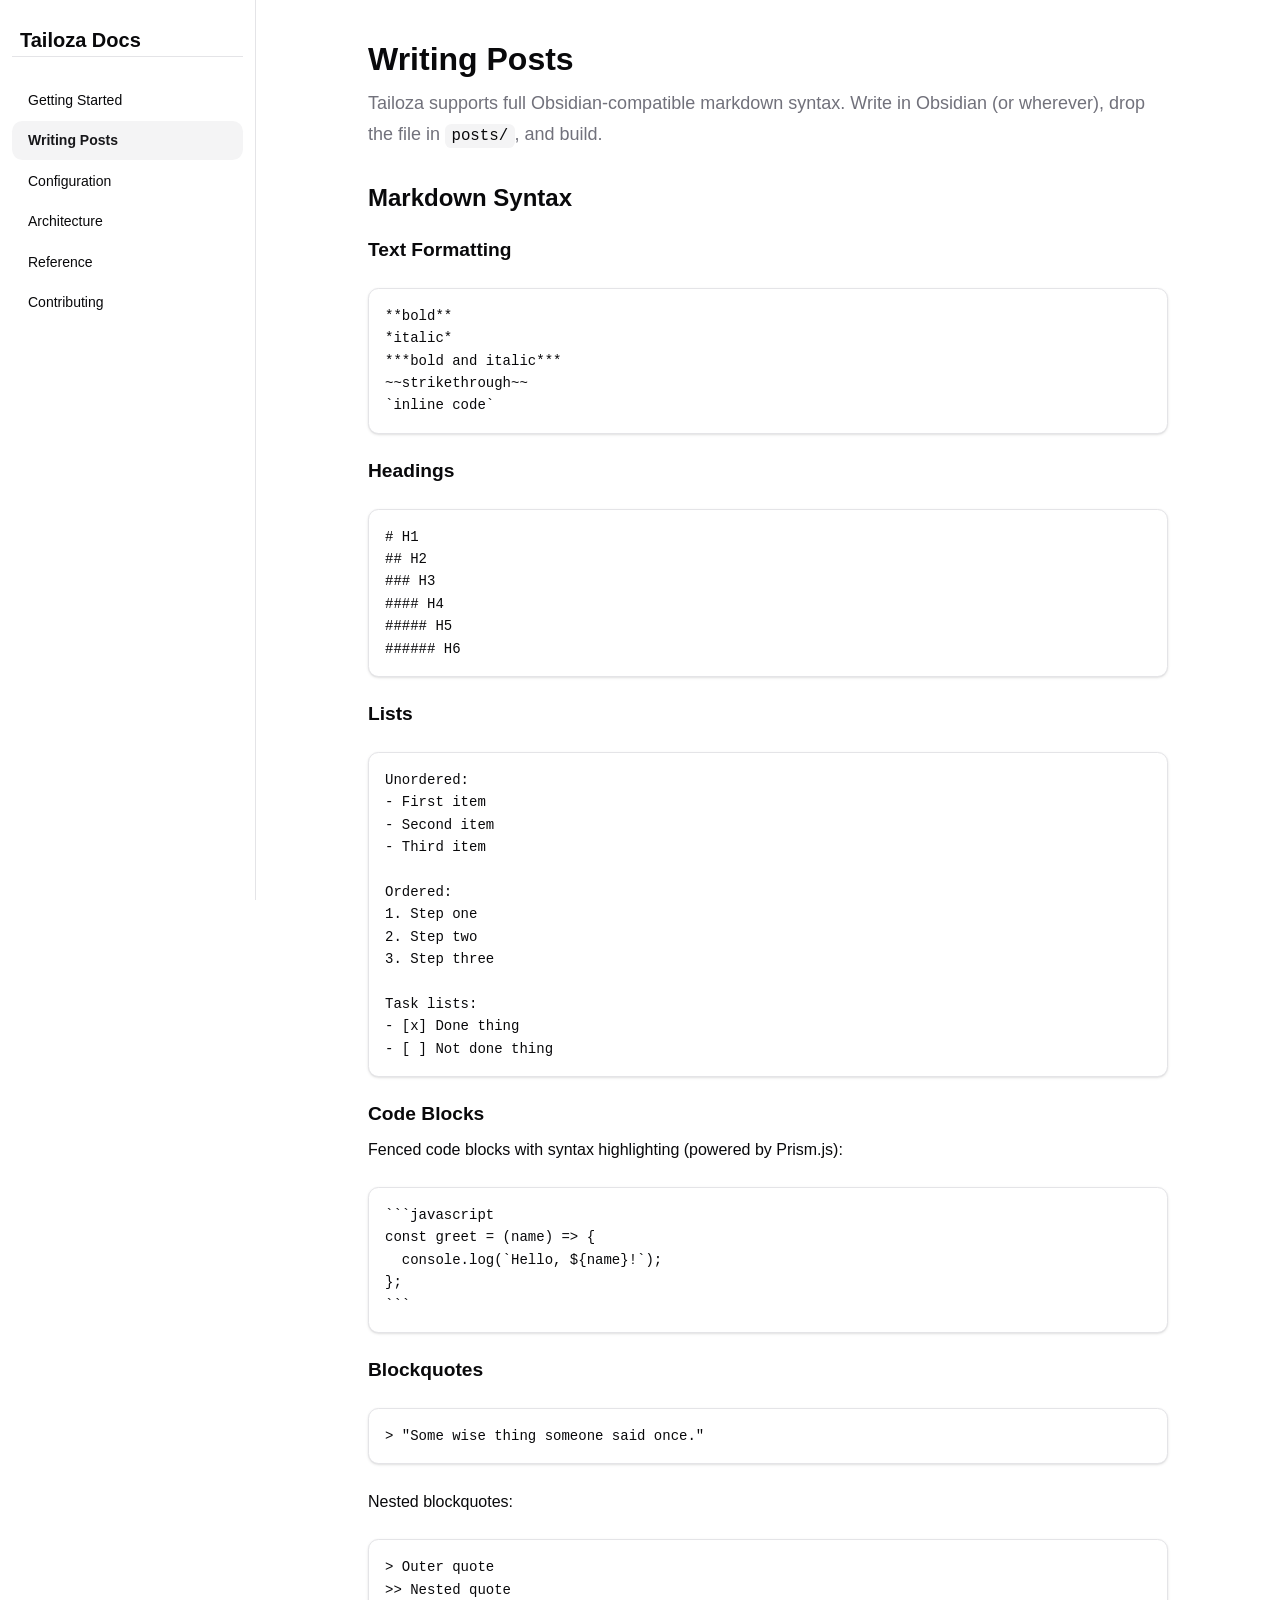
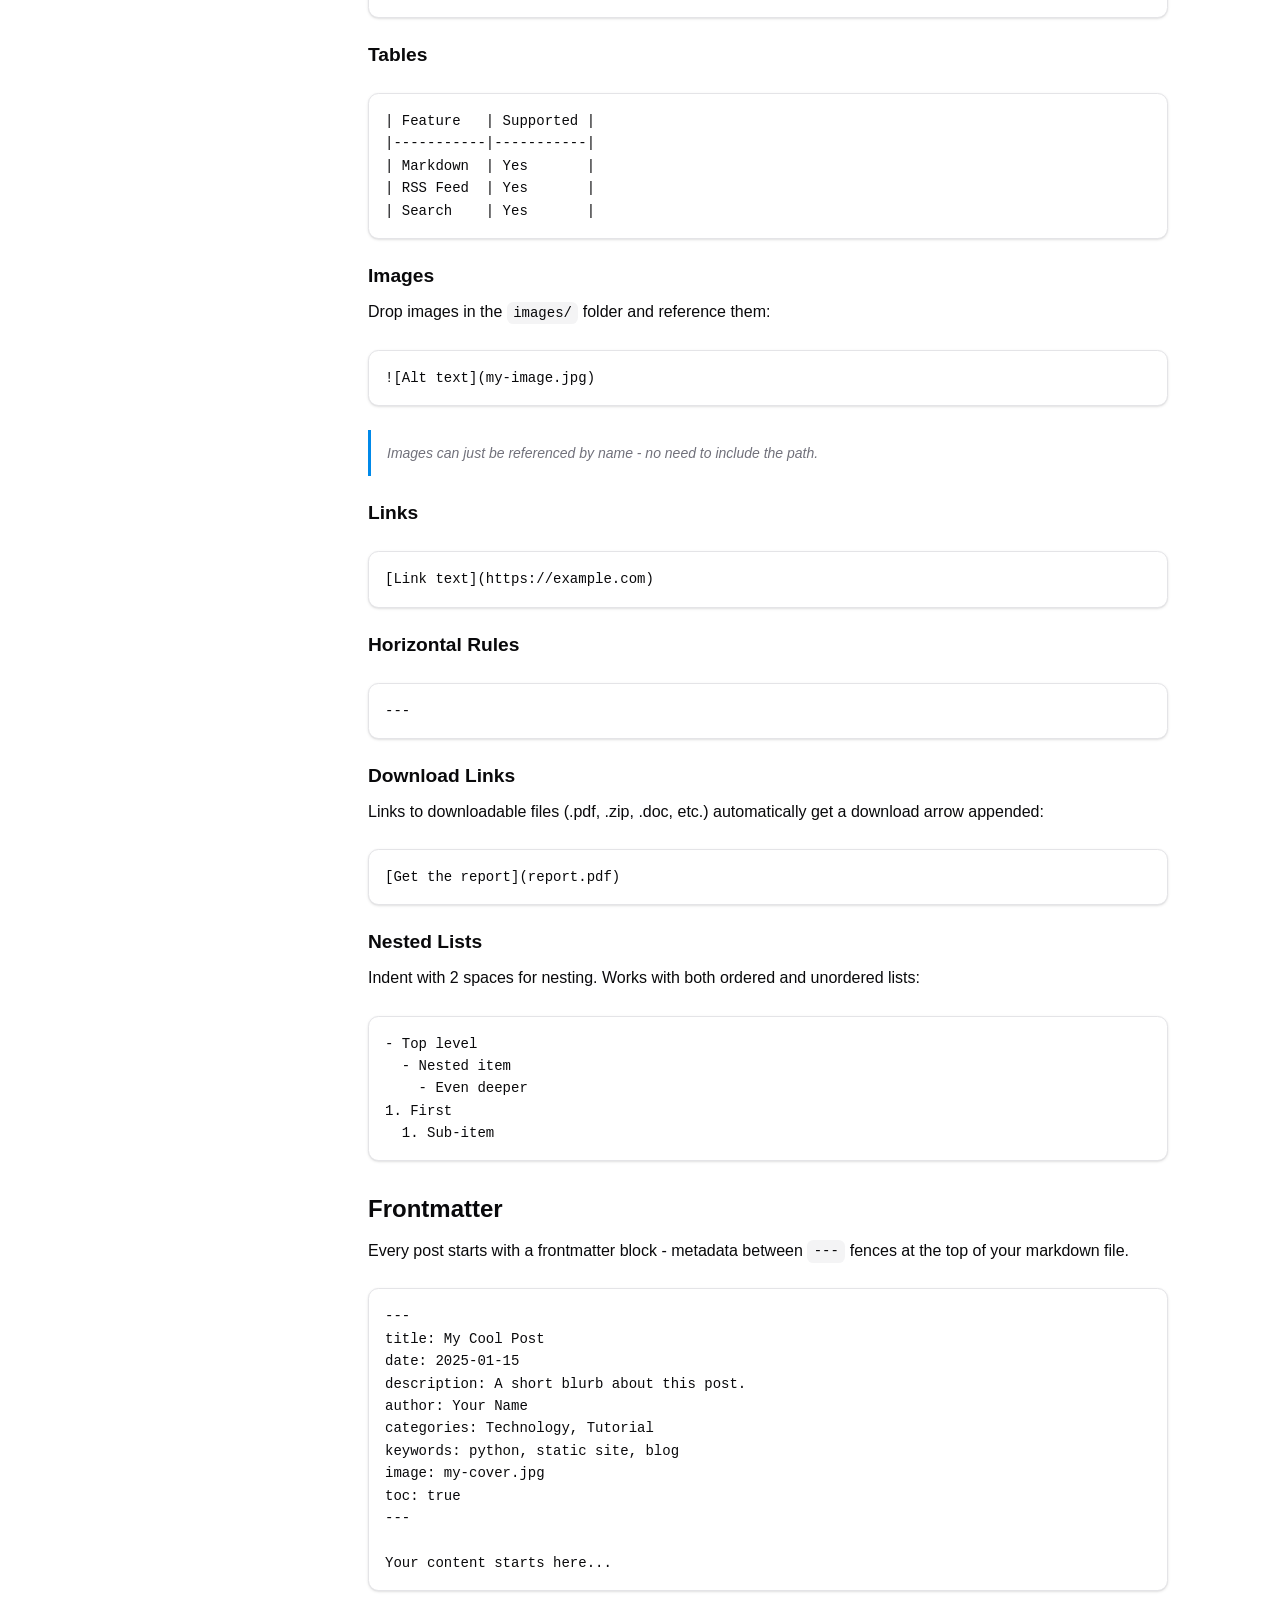
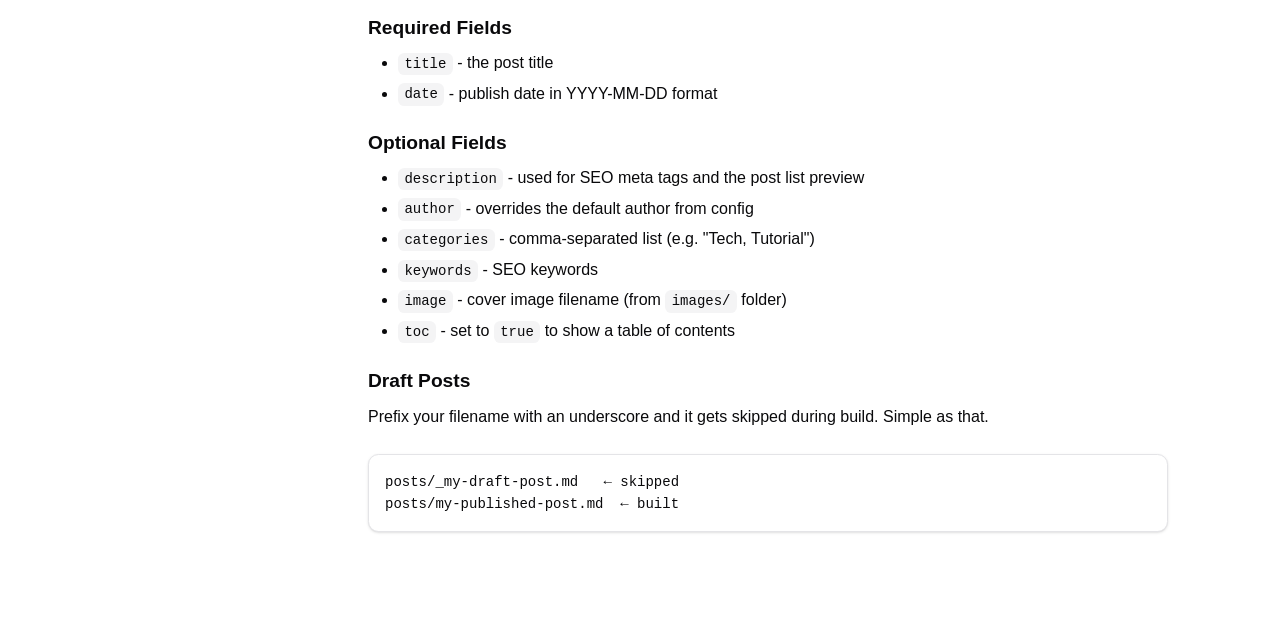
<file: docs/writing-posts.html>
<!DOCTYPE html>
<html lang="en">
  <head>
    <meta charset="UTF-8" />
    <meta name="viewport" content="width=device-width, initial-scale=1.0" />
    <title>Writing Posts - Tailoza Docs</title>
    <link rel="stylesheet" href="../tailoza/assets/style.css" />
    <link rel="stylesheet" href="./styles.css" />
  </head>
  <body>
    <nav id="navbar">
      <header><a href="./index.html">Tailoza Docs</a></header>
      <details class="nav-group" open>
        <summary>Menu</summary>
        <a class="nav-link" href="./index.html">Getting Started</a>
        <a class="nav-link active" href="./writing-posts.html">Writing Posts</a>
        <a class="nav-link" href="./configuration.html">Configuration</a>
        <a class="nav-link" href="./architecture.html">Architecture</a>
        <a class="nav-link" href="./reference.html">Reference</a>
        <a class="nav-link" href="./contributing.html">Contributing</a>
      </details>
    </nav>

    <main id="main-doc">
      <div class="content-wrapper">

        <h1>Writing Posts</h1>

        <p class="lead">Tailoza supports full Obsidian-compatible markdown syntax. Write in Obsidian (or wherever), drop the file in <code>posts/</code>, and build.</p>

        <h2>Markdown Syntax</h2>

        <h3>Text Formatting</h3>

        <pre><code>**bold**
*italic*
***bold and italic***
~~strikethrough~~
`inline code`</code></pre>

        <h3>Headings</h3>

        <pre><code># H1
## H2
### H3
#### H4
##### H5
###### H6</code></pre>

        <h3>Lists</h3>

        <pre><code>Unordered:
- First item
- Second item
- Third item

Ordered:
1. Step one
2. Step two
3. Step three

Task lists:
- [x] Done thing
- [ ] Not done thing</code></pre>

        <h3>Code Blocks</h3>

        <p>Fenced code blocks with syntax highlighting (powered by Prism.js):</p>

        <pre><code>```javascript
const greet = (name) =&gt; {
  console.log(`Hello, ${name}!`);
};
```</code></pre>

        <h3>Blockquotes</h3>

        <pre><code>&gt; "Some wise thing someone said once."</code></pre>

        <p>Nested blockquotes:</p>

        <pre><code>&gt; Outer quote
&gt;&gt; Nested quote</code></pre>

        <h3>Tables</h3>

        <pre><code>| Feature   | Supported |
|-----------|-----------|
| Markdown  | Yes       |
| RSS Feed  | Yes       |
| Search    | Yes       |</code></pre>

        <h3>Images</h3>

        <p>Drop images in the <code>images/</code> folder and reference them:</p>

        <pre><code>![Alt text](my-image.jpg)</code></pre>

        <p class="note">Images can just be referenced by name - no need to include the path.</p>

        <h3>Links</h3>

        <pre><code>[Link text](https://example.com)</code></pre>

        <h3>Horizontal Rules</h3>

        <pre><code>---</code></pre>

        <h3>Download Links</h3>

        <p>Links to downloadable files (.pdf, .zip, .doc, etc.) automatically get a download arrow appended:</p>

        <pre><code>[Get the report](report.pdf)</code></pre>

        <h3>Nested Lists</h3>

        <p>Indent with 2 spaces for nesting. Works with both ordered and unordered lists:</p>

        <pre><code>- Top level
  - Nested item
    - Even deeper
1. First
  1. Sub-item</code></pre>

        <h2>Frontmatter</h2>

        <p>Every post starts with a frontmatter block - metadata between <code>---</code> fences at the top of your markdown file.</p>

        <pre><code>---
title: My Cool Post
date: 2025-01-15
description: A short blurb about this post.
author: Your Name
categories: Technology, Tutorial
keywords: python, static site, blog
image: my-cover.jpg
toc: true
---

Your content starts here...</code></pre>

        <h3>Required Fields</h3>

        <ul>
          <li><code>title</code> - the post title</li>
          <li><code>date</code> - publish date in YYYY-MM-DD format</li>
        </ul>

        <h3>Optional Fields</h3>

        <ul>
          <li><code>description</code> - used for SEO meta tags and the post list preview</li>
          <li><code>author</code> - overrides the default author from config</li>
          <li><code>categories</code> - comma-separated list (e.g. "Tech, Tutorial")</li>
          <li><code>keywords</code> - SEO keywords</li>
          <li><code>image</code> - cover image filename (from <code>images/</code> folder)</li>
          <li><code>toc</code> - set to <code>true</code> to show a table of contents</li>
        </ul>

        <h3>Draft Posts</h3>

        <p>Prefix your filename with an underscore and it gets skipped during build. Simple as that.</p>

        <pre><code>posts/_my-draft-post.md   ← skipped
posts/my-published-post.md  ← built</code></pre>

      </div>
    </main>
  </body>
</html>
</file>
<file: tailoza/assets/style.css>
/* Light theme (shadcn violet) */
:root {
    --radius: 0.65rem;
    --max-width: 700px;
    
    /* Core colors */
    --background: #ffffff;
    --foreground: #09090b;
    --card: #ffffff;
    --card-foreground: #09090b;
    --primary: #8e51ff;
    --primary-foreground: #f5f3ff;
    --secondary: #f4f4f5;
    --secondary-foreground: #18181b;
    --muted: #f4f4f5;
    --muted-foreground: #71717b;
    --accent: #f4f4f5;
    --accent-foreground: #18181b;
    --destructive: #e7000b;
    --border: #e4e4e7;
    --input: #e4e4e7;
    --ring: #8e51ff;
    
    /* Legacy mappings for easier migration */
    --bg-color: var(--background);
    --text-color: var(--foreground);
    --text-secondary: var(--muted-foreground);
    --link-color: var(--primary);
    --border-color: var(--border);
    --code-bg: var(--muted);
    --code-block-bg: #f5f5f6;
    --code-text: var(--foreground);
    --blockquote-color: var(--muted-foreground);
    --table-header-bg: var(--muted);
    --table-alt-bg: rgba(244, 244, 245, 0.5);
    --shadow-color: rgba(0, 0, 0, 0.1);
    --toc-bg: var(--card);
    --toc-border: var(--border);
}

/* Dark theme (shadcn violet) */
:root[data-theme="dark"] {
    --background: #09090b;
    --foreground: #ffffff;
    --card: #27272a;
    --card-foreground: #ffffff;
    --primary: #7f22fe;
    --primary-foreground: #f5f3ff;
    --secondary: #27272a;
    --secondary-foreground: #ffffff;
    --muted: #27272a;
    --muted-foreground: #9f9fa9;
    --accent: #27272a;
    --accent-foreground: #ffffff;
    --destructive: #ff6467;
    --border: rgba(255, 255, 255, 0.1);
    --input: rgba(255, 255, 255, 0.15);
    --ring: #7f22fe;
    
    /* Legacy mappings */
    --bg-color: var(--background);
    --text-color: var(--foreground);
    --text-secondary: var(--muted-foreground);
    --link-color: var(--primary);
    --border-color: var(--border);
    --code-bg: var(--muted);
    --code-block-bg: #09090b;
    --code-text: var(--foreground);
    --blockquote-color: var(--muted-foreground);
    --table-header-bg: var(--muted);
    --table-alt-bg: rgba(255, 255, 255, 0.02);
    --shadow-color: rgba(0, 0, 0, 0.3);
    --toc-bg: var(--card);
    --toc-border: var(--border);
}

/* Sepia Theme */
:root[data-theme="sepia"] {
    --background: #f5eee0;
    --foreground: #2a1f19;
    --card: #ebe4d6;
    --card-foreground: #2a1f19;
    --primary: #b45000;
    --primary-foreground: #fbf8f1;
    --secondary: #e7ddc8;
    --secondary-foreground: #2a1f19;
    --muted: #e7ddc8;
    --muted-foreground: #684f41;
    --accent: #e7ddc8;
    --accent-foreground: #2a1f19;
    --destructive: #bb061e;
    --border: #d7cdb8;
    --input: #d7cdb8;
    --ring: #b45000;

    /* Legacy mappings */
    --bg-color: var(--background);
    --text-color: var(--foreground);
    --text-secondary: var(--muted-foreground);
    --link-color: var(--primary);
    --border-color: var(--border);
    --code-bg: var(--muted);
    --code-block-bg: #ebe4d6;
    --code-text: var(--foreground);
    --blockquote-color: var(--muted-foreground);
    --table-header-bg: var(--muted);
    --table-alt-bg: rgba(245, 238, 224, 0.5);
    --shadow-color: rgba(42, 31, 25, 0.1);
    --toc-bg: var(--card);
    --toc-border: var(--border);
}

/* Nord Theme */
:root[data-theme="nord"] {
    --background: #151d2b;
    --foreground: #dadee5;
    --card: #1e2735;
    --card-foreground: #dadee5;
    --primary: #65bae1;
    --primary-foreground: #151d2b;
    --secondary: #252e3d;
    --secondary-foreground: #dadee5;
    --muted: #252e3d;
    --muted-foreground: #979fab;
    --accent: #252e3d;
    --accent-foreground: #dadee5;
    --destructive: #f04c5a;
    --border: #313b4a;
    --input: #313b4a;
    --ring: #65bae1;

    /* Legacy mappings */
    --bg-color: var(--background);
    --text-color: var(--foreground);
    --text-secondary: var(--muted-foreground);
    --link-color: var(--primary);
    --border-color: var(--border);
    --code-bg: var(--muted);
    --code-block-bg: #1e2735;
    --code-text: var(--foreground);
    --blockquote-color: var(--muted-foreground);
    --table-header-bg: var(--muted);
    --table-alt-bg: rgba(218, 222, 229, 0.05);
    --shadow-color: rgba(0, 0, 0, 0.3);
    --toc-bg: var(--card);
    --toc-border: var(--border);
}

/* Forest Theme */
:root[data-theme="forest"] {
    --background: #ebf5e9;
    --foreground: #081b05;
    --card: #deedda;
    --card-foreground: #081b05;
    --primary: #0b8b00;
    --primary-foreground: #f5faf4;
    --secondary: #d1e5cc;
    --secondary-foreground: #081b05;
    --muted: #d1e5cc;
    --muted-foreground: #2f5227;
    --accent: #d1e5cc;
    --accent-foreground: #081b05;
    --destructive: #bb061e;
    --border: #bdd6b8;
    --input: #bdd6b8;
    --ring: #0b8b00;

    /* Legacy mappings */
    --bg-color: var(--background);
    --text-color: var(--foreground);
    --text-secondary: var(--muted-foreground);
    --link-color: var(--primary);
    --border-color: var(--border);
    --code-bg: var(--muted);
    --code-block-bg: #deedda;
    --code-text: var(--foreground);
    --blockquote-color: var(--muted-foreground);
    --table-header-bg: var(--muted);
    --table-alt-bg: rgba(235, 245, 233, 0.5);
    --shadow-color: rgba(8, 27, 5, 0.1);
    --toc-bg: var(--card);
    --toc-border: var(--border);
}

* {
    margin: 0;
    padding: 0;
    box-sizing: border-box;
}

body {
    font-family: -apple-system, BlinkMacSystemFont, 'Inter', 'Segoe UI', Roboto, Oxygen, Ubuntu, Cantarell, 'Helvetica Neue', Arial, sans-serif;
    line-height: 1.6;
    color: var(--foreground);
    background-color: var(--background);
    padding: 1.5rem;
    transition: background-color 0.3s ease, color 0.3s ease;
}

header, main, footer {
    max-width: var(--max-width);
    margin: 0 auto;
}

header {
    margin-bottom: 40px;
    padding-bottom: 20px;
    border-bottom: 1px solid var(--border-color);
}

header h1 {
    font-size: 2em;
    font-weight: 600;
    margin-bottom: 10px;
}

header nav a {
    color: var(--foreground);
    text-decoration: none;
    margin-right: 1.5rem;
    padding: 0.5rem 1rem;
    border-radius: var(--radius);
    transition: all 0.2s ease;
    font-weight: 500;
}

header nav a:hover {
    background-color: var(--accent);
    color: var(--accent-foreground);
}

.nav-separator {
    margin: 0 0.5rem;
    color: var(--border-color);
    font-weight: 300;
    opacity: 0.5;
}

/* Dropdown Menu */
.dropdown {
    position: relative;
    display: inline-block;
}

.dropdown::after {
    content: "";
    position: absolute;
    top: 100%;
    left: 0;
    width: 100%;
    height: 0.5rem;
}

.dropdown-toggle {
    background: none;
    border: none;
    color: var(--foreground);
    cursor: pointer;
    font-family: inherit;
    font-size: inherit;
    font-weight: 500;
    padding: 0.5rem 1rem;
    border-radius: var(--radius);
    transition: all 0.2s ease;
    position: relative;
}

/* Removed dropdown arrow for cleaner look */

.dropdown-toggle:hover {
    background-color: var(--accent);
    color: var(--accent-foreground);
}

.dropdown-menu {
    position: absolute;
    top: 100%;
    left: 0;
    background-color: var(--card);
    border: 1px solid var(--border);
    border-radius: var(--radius);
    box-shadow: 0 4px 6px -1px rgba(0, 0, 0, 0.1), 0 2px 4px -2px rgba(0, 0, 0, 0.1);
    min-width: 200px;
    max-height: 400px;
    overflow-y: auto;
    margin-top: 0.25rem;
    opacity: 0;
    visibility: hidden;
    transform: translateY(-10px);
    transition: all 0.2s ease;
    z-index: 1000;
}

.dropdown:hover .dropdown-menu,
.dropdown:focus-within .dropdown-menu {
    opacity: 1;
    visibility: visible;
    transform: translateY(0);
}

.dropdown-menu a {
    display: block;
    padding: 0.5rem 1rem;
    color: var(--foreground);
    text-decoration: none;
    transition: all 0.2s ease;
    font-weight: 400;
}

.dropdown-menu a:hover {
    background-color: var(--accent);
    color: var(--accent-foreground);
}

.dropdown-menu a:first-child {
    border-top-left-radius: calc(var(--radius) - 1px);
    border-top-right-radius: calc(var(--radius) - 1px);
}

.dropdown-menu a:last-child {
    border-bottom-left-radius: calc(var(--radius) - 1px);
    border-bottom-right-radius: calc(var(--radius) - 1px);
}

/* Scrollbar styling for dropdown */
.dropdown-menu::-webkit-scrollbar {
    width: 6px;
}

.dropdown-menu::-webkit-scrollbar-track {
    background: var(--muted);
    border-radius: 3px;
}

.dropdown-menu::-webkit-scrollbar-thumb {
    background: var(--border);
    border-radius: 3px;
}

.dropdown-menu::-webkit-scrollbar-thumb:hover {
    background: var(--muted-foreground);
}

article h1 {
    font-size: 2em;
    font-weight: 600;
    margin-bottom: 10px;
}

article h2 {
    font-size: 1.5em;
    font-weight: 600;
    margin: 30px 0 15px;
}

article h3 {
    font-size: 1.2em;
    font-weight: 600;
    margin: 25px 0 10px;
}

article .post-meta {
    color: var(--text-secondary);
    font-size: 0.9em;
    margin-bottom: 20px;
}

article .post-meta time {
    display: inline;
}

article .post-meta .author {
    font-style: italic;
}

article p {
    margin-bottom: 15px;
}

article a {
    color: var(--primary);
    text-decoration: none;
    transition: all 0.2s ease;
    text-underline-offset: 4px;
}

article a:hover {
    text-decoration: underline;
    text-decoration-color: var(--primary);
}

article ul, article ol {
    margin-bottom: 15px;
    padding-left: 30px;
}

article li {
    margin-bottom: 5px;
}

article code {
    background-color: var(--code-bg);
    color: var(--code-text);
    padding: 0.2rem 0.4rem;
    border-radius: calc(var(--radius) - 0.25rem);
    font-family: 'JetBrains Mono', 'Fira Code', 'Consolas', 'Monaco', 'Andale Mono', 'Ubuntu Mono', monospace;
    font-size: 0.875em;
    font-weight: 500;
}

article pre {
    background-color: var(--card);
    border: 1px solid var(--border);
    padding: 1rem;
    border-radius: var(--radius);
    overflow-x: auto;
    margin: 1.5rem 0;
    position: relative;
    box-shadow: 0 1px 3px 0 rgba(0, 0, 0, 0.1), 0 1px 2px -1px rgba(0, 0, 0, 0.1);
}

/* Code block with header - match TOC card look */
.code-block-wrapper {
    position: relative;
    margin: 2rem 0;
    border-radius: var(--radius);
    overflow: hidden;
    background-color: var(--card);
    border: 1px solid var(--border);
    box-shadow: 0 1px 3px 0 rgba(0, 0, 0, 0.1), 0 1px 2px -1px rgba(0, 0, 0, 0.1);
}

.code-block-wrapper pre {
    margin: 0;
    border: none;
    border-radius: 0;
    background: transparent;
    box-shadow: none;
}

.code-block-header {
    display: flex;
    justify-content: space-between;
    align-items: center;
    background-color: var(--card);
    border-bottom: 1px solid var(--border);
    padding: 0.4rem 1rem;
    font-size: 0.75rem;
    color: var(--muted-foreground);
    font-family: 'Inter', sans-serif;
}

.code-language {
    font-weight: 500;
    text-transform: lowercase;
}

.copy-button {
    display: flex;
    align-items: center;
    justify-content: center;
    background: transparent;
    border: 1px solid rgba(255, 255, 255, 0.1);
    border-radius: calc(var(--radius) - 0.25rem);
    padding: 0.25rem;
    cursor: pointer;
    transition: all 0.2s ease;
    color: #9f9fa9;
}

.copy-button:hover {
    background: rgba(255, 255, 255, 0.1);
    color: #ffffff;
}

.copy-button .copy-text {
    margin-left: 0.25rem;
    font-size: 0.75rem;
    font-weight: 500;
}

.copy-button.copied {
    color: #4ade80;
}

.copy-button.copy-failed {
    color: #f87171;
}

.code-block-header .copy-button {
    position: static;
    opacity: 1;
}

pre:hover .copy-button {
    opacity: 1;
}

article pre code {
    background-color: inherit !important;
    padding: 0;
    font-size: 0.875rem;
    line-height: 1.6;
    display: block;
    color: #e2e8f0;
}

/* Prism.js code block base styling */
code[class*="language-"],
pre[class*="language-"] {
    color: #e2e8f0 !important;
    background: transparent !important;
    text-shadow: none !important;
    font-family: 'JetBrains Mono', 'Fira Code', 'Consolas', 'Monaco', 'Andale Mono', 'Ubuntu Mono', monospace;
}

pre[class*="language-"] {
    background: transparent !important;
}

:not(pre) > code[class*="language-"],
pre[class*="language-"] {
    background: transparent !important;
}

.token.comment,
.token.prolog,
.token.doctype,
.token.cdata {
    color: #64748b;
}

.token.punctuation {
    color: #94a3b8;
}

.token.namespace {
    opacity: .7;
}

.token.property,
.token.tag,
.token.boolean,
.token.number,
.token.constant,
.token.symbol,
.token.deleted {
    color: #f472b6;
}

.token.selector,
.token.attr-name,
.token.string,
.token.char,
.token.builtin,
.token.inserted {
    color: #4ade80;
}

.token.operator,
.token.entity,
.token.url,
.language-css .token.string,
.style .token.string {
    color: #94a3b8;
    background: transparent !important;
}

.token.atrule,
.token.attr-value,
.token.keyword {
    color: #60a5fa;
}

.token.function,
.token.class-name {
    color: #fbbf24;
}

.token.regex,
.token.important,
.token.variable {
    color: #f472b6;
}

.token.important,
.token.bold {
    font-weight: bold;
}

.token.italic {
    font-style: italic;
}

/* Light mode code blocks */

/* Light mode code blocks */
:root:not([data-theme="dark"]):not([data-theme="nord"]) .copy-button {
    border: 1px solid var(--border);
    color: var(--muted-foreground);
}

:root:not([data-theme="dark"]):not([data-theme="nord"]) .copy-button:hover {
    background: var(--border);
    color: var(--foreground);
}

:root:not([data-theme="dark"]):not([data-theme="nord"]) article pre code {
    color: #212124 !important;
}

:root:not([data-theme="dark"]):not([data-theme="nord"]) code[class*="language-"],
:root:not([data-theme="dark"]):not([data-theme="nord"]) pre[class*="language-"] {
    color: #212124 !important;
}

/* Light mode token colors */
:root:not([data-theme="dark"]):not([data-theme="nord"]) .token.comment,
:root:not([data-theme="dark"]):not([data-theme="nord"]) .token.prolog,
:root:not([data-theme="dark"]):not([data-theme="nord"]) .token.doctype,
:root:not([data-theme="dark"]):not([data-theme="nord"]) .token.cdata {
    color: #6b7280;
}

:root:not([data-theme="dark"]):not([data-theme="nord"]) .token.punctuation {
    color: #4b5563;
}

:root:not([data-theme="dark"]):not([data-theme="nord"]) .token.property,
:root:not([data-theme="dark"]):not([data-theme="nord"]) .token.tag,
:root:not([data-theme="dark"]):not([data-theme="nord"]) .token.boolean,
:root:not([data-theme="dark"]):not([data-theme="nord"]) .token.number,
:root:not([data-theme="dark"]):not([data-theme="nord"]) .token.constant,
:root:not([data-theme="dark"]):not([data-theme="nord"]) .token.symbol,
:root:not([data-theme="dark"]):not([data-theme="nord"]) .token.deleted {
    color: #be185d;
}

:root:not([data-theme="dark"]):not([data-theme="nord"]) .token.selector,
:root:not([data-theme="dark"]):not([data-theme="nord"]) .token.attr-name,
:root:not([data-theme="dark"]):not([data-theme="nord"]) .token.string,
:root:not([data-theme="dark"]):not([data-theme="nord"]) .token.char,
:root:not([data-theme="dark"]):not([data-theme="nord"]) .token.builtin,
:root:not([data-theme="dark"]):not([data-theme="nord"]) .token.inserted {
    color: #166534;
}

:root:not([data-theme="dark"]):not([data-theme="nord"]) .token.operator,
:root:not([data-theme="dark"]):not([data-theme="nord"]) .token.entity,
:root:not([data-theme="dark"]):not([data-theme="nord"]) .token.url,
:root:not([data-theme="dark"]):not([data-theme="nord"]) .language-css .token.string,
:root:not([data-theme="dark"]):not([data-theme="nord"]) .style .token.string {
    color: #4b5563;
}

:root:not([data-theme="dark"]):not([data-theme="nord"]) .token.atrule,
:root:not([data-theme="dark"]):not([data-theme="nord"]) .token.attr-value,
:root:not([data-theme="dark"]):not([data-theme="nord"]) .token.keyword {
    color: #1d4ed8;
}

:root:not([data-theme="dark"]):not([data-theme="nord"]) .token.function,
:root:not([data-theme="dark"]):not([data-theme="nord"]) .token.class-name {
    color: #b45309;
}

:root:not([data-theme="dark"]):not([data-theme="nord"]) .token.regex,
:root:not([data-theme="dark"]):not([data-theme="nord"]) .token.important,
:root:not([data-theme="dark"]):not([data-theme="nord"]) .token.variable {
    color: #be185d;
}

/* Tables */
article table {
    width: 100%;
    border-collapse: collapse;
    margin-bottom: 1.5rem;
    font-size: 0.875rem;
}

article table th,
article table td {
    border-bottom: 1px solid var(--border);
    padding: 0.75rem 1rem;
    text-align: left;
}

article table th {
    background-color: var(--muted);
    font-weight: 600;
    color: var(--muted-foreground);
}

article table tr:hover {
    background-color: var(--muted);
    transition: background-color 0.2s ease;
}

/* Blockquotes */
article blockquote {
    border-left: 4px solid var(--primary);
    padding-left: 1.5rem;
    margin: 1.5rem 0;
    color: var(--muted-foreground);
    font-style: italic;
}

article blockquote blockquote {
    margin-top: 10px;
    margin-bottom: 10px;
}

/* Strikethrough */
article del {
    text-decoration: line-through;
    color: var(--text-secondary);
}

/* Task lists */
article input[type="checkbox"] {
    margin-right: 0.5rem;
    accent-color: var(--primary);
}

/* Horizontal rules */
article hr {
    border: none;
    border-top: 1px solid var(--border-color);
    margin: 30px 0;
}

article img {
    max-width: 100%;
    height: auto;
    border-radius: var(--radius);
    margin: 1.5rem 0;
    display: block;
    box-shadow: 0 1px 3px 0 rgba(0, 0, 0, 0.1), 0 1px 2px -1px rgba(0, 0, 0, 0.1);
    border: 1px solid var(--border);
}

.post-preview {
    margin-bottom: 30px;
    padding-bottom: 30px;
    border-bottom: 1px solid var(--border-color);
}

.post-preview:last-child {
    border-bottom: none;
}

.post-preview h2 {
    font-size: 1.5em;
    margin-bottom: 5px;
}

.post-preview h2 a {
    color: var(--foreground);
    text-decoration: none;
    transition: color 0.2s ease;
}

.post-preview h2 a:hover {
    color: var(--primary);
}

.post-preview time {
    color: var(--text-secondary);
    font-size: 0.9em;
}

.post-preview p {
    margin-top: 10px;
}

footer {
    margin-top: 60px;
    padding-top: 20px;
    border-top: 1px solid var(--border-color);
    text-align: center;
    color: var(--text-secondary);
    font-size: 0.9em;
}

footer a {
    color: var(--primary);
    text-decoration: none;
    transition: all 0.2s ease;
}

footer a:hover {
    text-decoration: underline;
    text-underline-offset: 4px;
}

/* Table of Contents */
.toc-card {
    background-color: var(--card);
    border: 1px solid var(--border);
    border-radius: var(--radius);
    padding: 1.5rem;
    margin: 2rem 0;
    max-width: 600px;
    box-shadow: 0 1px 3px 0 rgba(0, 0, 0, 0.1), 0 1px 2px -1px rgba(0, 0, 0, 0.1);
}

.toc-title {
    font-size: 1.2em;
    font-weight: 600;
    margin: 0 0 15px 0;
    color: var(--foreground);
}

.toc ul {
    list-style: none;
    padding-left: 0;
    margin: 0;
}

/* Nested lists */
.toc ul ul {
    padding-left: 20px;
    margin-top: 4px;
}

.toc li {
    margin-bottom: 6px;
    padding-left: 20px;
    position: relative;
}

.toc li:before {
    content: "›";
    position: absolute;
    left: 0;
    color: var(--primary);
    font-weight: bold;
}

/* Different bullets for nested levels */
.toc ul ul li:before {
    content: "•";
    font-size: 0.8em;
}

.toc ul ul ul li:before {
    content: "◦";
    font-size: 0.7em;
}

.toc a {
    color: var(--muted-foreground);
    text-decoration: none;
    transition: all 0.2s ease;
    display: inline-block;
    padding: 0.125rem 0.5rem;
    margin: -0.125rem -0.5rem;
    border-radius: calc(var(--radius) - 0.25rem);
}

.toc a:hover {
    color: var(--foreground);
    background-color: var(--accent);
}

/* Remove smooth scroll - instant jump is better */
html {
    scroll-padding-top: 10px;
}

/* Add some space before headings for anchor links */
article h2[id],
article h3[id],
article h4[id],
article h5[id],
article h6[id] {
    scroll-margin-top: 10px;
}

/* Focus states for accessibility */
a:focus-visible,
button:focus-visible,
input:focus-visible {
    outline: 2px solid var(--ring);
    outline-offset: 2px;
    border-radius: calc(var(--radius) - 0.25rem);
}

@media (max-width: 600px) {
    body {
        padding: 10px;
    }
    
    article h1 {
        font-size: 1.5em;
    }
    
    article h2 {
        font-size: 1.3em;
    }
}

/* Search functionality */
.search-overlay {
    display: none;
    position: fixed;
    top: 0;
    left: 0;
    width: 100%;
    height: 100%;
    background-color: rgba(0, 0, 0, 0.8);
    z-index: 1000;
    overflow-y: auto;
}

.search-overlay.active {
    display: flex;
    align-items: flex-start;
    justify-content: center;
    padding: 2rem;
}

.search-container {
    background: var(--bg-color);
    border-radius: var(--radius);
    width: 100%;
    max-width: 700px;
    margin-top: 2rem;
    box-shadow: 0 4px 20px rgba(0, 0, 0, 0.3);
    border: 1px solid var(--border);
}

.search-header {
    display: flex;
    align-items: center;
    padding: 1rem;
    border-bottom: 1px solid var(--border);
}

.search-input {
    flex: 1;
    padding: 0.75rem;
    font-size: 1.1rem;
    border: none;
    background: none;
    color: var(--foreground);
    outline: none;
}

.search-close {
    background: none;
    border: none;
    font-size: 1.5rem;
    color: var(--muted-foreground);
    cursor: pointer;
    padding: 0.5rem;
    margin-left: 0.5rem;
}

.search-close:hover {
    color: var(--foreground);
}

.search-results {
    max-height: 70vh;
    overflow-y: auto;
    padding: 1rem;
}

.search-hint,
.search-no-results,
.search-count,
.search-loading {
    color: var(--muted-foreground);
    text-align: center;
    padding: 2rem;
}

.search-count {
    padding: 0.5rem 1rem;
    text-align: left;
    border-bottom: 1px solid var(--border);
    margin-bottom: 1rem;
}

.search-result {
    border-bottom: 1px solid var(--border);
    padding-bottom: 1rem;
    margin-bottom: 1rem;
}

.search-result:last-child {
    border-bottom: none;
    margin-bottom: 0;
}

.search-result h3 {
    margin: 0 0 0.5rem 0;
    font-size: 1.2rem;
}

.search-result mark {
    background-color: var(--primary);
    color: var(--primary-foreground);
    padding: 0.1em 0.2em;
    border-radius: 3px;
    font-weight: 500;
}

/* Reading time indicator */
.reading-time {
    color: var(--text-secondary);
}

/* Pagination */
.pagination {
    display: flex;
    justify-content: center;
    align-items: center;
    gap: 1rem;
    margin: 3rem 0 2rem;
    padding: 2rem 0;
    border-top: 1px solid var(--border);
}

.pagination-numbers {
    display: flex;
    gap: 0.5rem;
    align-items: center;
}

.pagination-numbers a,
.pagination-current,
.pagination-ellipsis {
    padding: 0.5rem 0.75rem;
    border-radius: var(--radius);
    text-decoration: none;
    transition: all 0.2s ease;
}

.pagination-numbers a {
    color: var(--foreground);
    background-color: var(--muted);
}

.pagination-numbers a:hover {
    background-color: var(--accent);
    color: var(--accent-foreground);
}

.pagination-current {
    background-color: var(--primary);
    color: var(--primary-foreground);
    font-weight: 600;
}

.pagination-ellipsis {
    color: var(--muted-foreground);
}

.pagination-prev,
.pagination-next {
    padding: 0.5rem 1rem;
    border-radius: var(--radius);
    background-color: var(--muted);
    color: var(--foreground);
    text-decoration: none;
    transition: all 0.2s ease;
    font-weight: 500;
}

.pagination-prev:hover,
.pagination-next:hover {
    background-color: var(--accent);
    color: var(--accent-foreground);
}

.pagination-prev.disabled,
.pagination-next.disabled {
    opacity: 0.5;
    cursor: not-allowed;
    color: var(--muted-foreground);
}

/* Post navigation (prev/next) */
.post-nav {
    display: flex;
    justify-content: space-between;
    gap: 1rem;
    margin-top: 3rem;
    padding-top: 2rem;
    border-top: 1px solid var(--border);
}

.post-nav-link {
    flex: 1;
    display: flex;
    flex-direction: column;
    padding: 1rem;
    border-radius: var(--radius);
    background-color: var(--muted);
    text-decoration: none;
    transition: all 0.2s ease;
    max-width: 45%;
}

.post-nav-link:hover {
    background-color: var(--accent);
}

.post-nav-link.disabled {
    visibility: hidden;
}

.post-nav-prev {
    align-items: flex-start;
}

.post-nav-next {
    align-items: flex-end;
    margin-left: auto;
}

.post-nav-label {
    font-size: 0.75rem;
    color: var(--muted-foreground);
    text-transform: uppercase;
    letter-spacing: 0.05em;
    margin-bottom: 0.25rem;
}

.post-nav-title {
    color: var(--foreground);
    font-weight: 500;
    line-height: 1.3;
}

/* Back to top button */
.back-to-top {
    position: fixed;
    bottom: 2rem;
    right: 2rem;
    width: 2.5rem;
    height: 2.5rem;
    border-radius: 50%;
    background-color: var(--muted);
    border: 1px solid var(--border);
    color: var(--foreground);
    font-size: 1.25rem;
    cursor: pointer;
    opacity: 0;
    visibility: hidden;
    transition: all 0.2s ease;
    z-index: 100;
}

.back-to-top.visible {
    opacity: 1;
    visibility: visible;
}

.back-to-top:hover {
    background-color: var(--accent);
}

@media (max-width: 768px) {
    .search-overlay.active {
        padding: 1rem;
    }

    .search-container {
        margin-top: 1rem;
    }

    #search-toggle {
        display: inline-block;
    }

    .pagination {
        flex-wrap: wrap;
        gap: 0.5rem;
    }

    .pagination-numbers {
        order: 3;
        width: 100%;
        justify-content: center;
        margin-top: 0.5rem;
    }

    .pagination-prev {
        order: 1;
    }

    .pagination-next {
        order: 2;
        margin-left: auto;
    }

    .post-nav {
        flex-direction: column;
    }

    .post-nav-link {
        width: 100%;
        max-width: 100%;
        box-sizing: border-box;
    }

    .post-nav-next {
        align-items: flex-start;
        margin-left: 0;
    }

    .back-to-top {
        bottom: 1rem;
        right: 1rem;
    }
}
/* Print Styles */
@media print {
    header nav,
    footer,
    .search-overlay,
    .copy-button,
    .pagination {
        display: none !important;
    }

    body {
        background-color: white !important;
        color: black !important;
        padding: 0;
    }

    article {
        max-width: 100%;
        margin: 0;
    }

    a {
        text-decoration: none;
        color: black !important;
    }

    /* Show URL after links */
    article a[href^="http"]:after {
        content: " (" attr(href) ")";
        font-size: 0.9em;
        color: #666;
    }

    pre, blockquote {
        border: 1px solid #999;
        page-break-inside: avoid;
    }

    thead {
        display: table-header-group;
    }

    tr, img {
        page-break-inside: avoid;
    }
}

/* Skip to content link - visually hidden until focused */
.skip-link {
    position: absolute;
    left: -9999px;
    top: auto;
    width: 1px;
    height: 1px;
    overflow: hidden;
    z-index: 1000;
}

.skip-link:focus {
    position: fixed;
    top: 0;
    left: 0;
    width: auto;
    height: auto;
    overflow: visible;
    background: var(--primary);
    color: var(--primary-foreground);
    padding: 0.75rem 1rem;
    text-decoration: none;
    font-weight: 500;
}
</file>
<file: docs/styles.css>
:root {
    --nav-width: 16rem;
    --content-max: 50rem;
    --note-border: #0089e9;
    --warning-border: #e98900;
    --tip-border: #00b450;
}

html {
    scroll-behavior: smooth;
    overflow-x: hidden;
}

body {
    display: grid;
    grid-template-columns: var(--nav-width) minmax(0, 1fr);
    min-height: 100vh;
    margin: 0;
    padding: 0;
    font-size: 1rem;
    line-height: 1.6;
    font-family: -apple-system, BlinkMacSystemFont, 'Inter', 'Segoe UI', Roboto,
        Oxygen, Ubuntu, Cantarell, 'Helvetica Neue', Arial, sans-serif;
    background-color: var(--background);
    color: var(--foreground);
    transition: background-color 0.3s ease, color 0.3s ease;
}

#navbar {
    position: sticky;
    top: 0;
    height: 100vh;
    overflow-y: auto;
    background-color: var(--card);
    padding: 1.5rem 0.75rem;
    border-right: 1px solid var(--border);
}

#navbar header {
    font-weight: 600;
    font-size: 1.25rem;
    padding: 0 0.5rem;
    margin-bottom: 1.5rem;
}

#navbar header a {
    color: inherit;
    text-decoration: none;
}

.nav-group {
    border: none;
    border-radius: 0;
    margin: 0;
    overflow: visible;
}

.nav-group summary {
    display: none;
}

.nav-link {
    display: block;
    padding: 0.5rem 1rem;
    margin-bottom: 0.125rem;
    text-decoration: none;
    border-radius: var(--radius);
    color: var(--foreground);
    font-size: 0.875rem;
    font-weight: 500;
    transition: all 0.2s ease;
}

.nav-link:hover {
    background-color: var(--accent);
    color: var(--accent-foreground);
}

.nav-link.active {
    background-color: var(--accent);
    color: var(--accent-foreground);
    font-weight: 600;
}

#main-doc {
    padding: 2.5rem 2rem 4rem;
    min-width: 0;
    max-width: none;
    overflow-x: hidden;
}

.content-wrapper {
    max-width: var(--content-max);
    margin: 0 auto;
}

h1 {
    font-size: 2em;
    font-weight: 600;
    margin-bottom: 0.625rem;
    line-height: 1.2;
}

h2 {
    font-size: 1.5em;
    font-weight: 600;
    margin-top: 2rem;
    margin-bottom: 0.75rem;
    line-height: 1.3;
}

h3 {
    font-size: 1.2em;
    font-weight: 600;
    margin-top: 1.5rem;
    margin-bottom: 0.5rem;
    line-height: 1.4;
}

p {
    margin-bottom: 1rem;
    line-height: 1.7;
}

a {
    color: var(--primary);
    text-decoration: none;
    text-underline-offset: 0.25rem;
    transition: all 0.2s ease;
}

a:hover {
    text-decoration: underline;
    text-decoration-color: var(--primary);
}

ul,
ol {
    margin-bottom: 1rem;
    padding-left: 1.875rem;
}

li {
    margin-bottom: 0.3125rem;
}

.lead {
    font-size: 1.125rem;
    color: var(--muted-foreground);
    margin-bottom: 1.5rem;
}

.image-style {
    display: block;
    max-width: 100%;
    height: auto;
    border-radius: var(--radius);
    margin: 1.5rem 0;
    box-shadow: 0 1px 3px 0 rgba(0, 0, 0, 0.1), 0 1px 2px -1px rgba(0, 0, 0, 0.1);
    border: 1px solid var(--border);
}

code {
    background-color: var(--code-bg, var(--muted));
    color: var(--code-text, var(--foreground));
    padding: 0.2rem 0.4rem;
    border-radius: calc(var(--radius) - 0.25rem);
    font-family: 'JetBrains Mono', 'Fira Code', 'Consolas', 'Monaco', monospace;
    font-size: 0.875em;
    font-weight: 500;
}

pre {
    display: block;
    width: 100%;
    background-color: var(--card);
    border: 1px solid var(--border);
    padding: 1rem;
    border-radius: var(--radius);
    overflow-x: auto;
    -webkit-overflow-scrolling: touch;
    margin: 1.5rem 0;
    box-shadow: 0 1px 3px 0 rgba(0, 0, 0, 0.1), 0 1px 2px -1px rgba(0, 0, 0, 0.1);
}

pre code {
    display: block;
    width: max-content;
    background-color: transparent;
    padding: 0;
    border-radius: 0;
    color: var(--foreground);
    font-size: 0.875rem;
    line-height: 1.6;
    white-space: pre;
    font-weight: 400;
}

.note,
.warning,
.tip {
    padding: 0.75rem 1rem;
    margin: 0.5rem 0 1rem;
    font-size: 0.875rem;
    line-height: 1.6;
    color: var(--muted-foreground);
    font-style: italic;
    border-left: 3px solid var(--note-border);
    background: none;
}

.warning {
    border-left-color: var(--warning-border);
}

.tip {
    border-left-color: var(--tip-border);
}

table {
    width: 100%;
    border-collapse: collapse;
    margin: 1rem 0;
    font-size: 0.875rem;
}

th,
td {
    border: 1px solid var(--border);
    padding: 0.625rem 0.75rem;
    text-align: left;
}

th {
    background-color: var(--muted);
    font-weight: 600;
}

tr:nth-child(even) {
    background-color: var(--card);
}

@media (max-width: 768px) {
    body {
        display: block;
    }

    #navbar {
        position: static;
        height: auto;
        border-right: none;
        border-bottom: 1px solid var(--border);
        padding: 1rem;
    }

    #navbar header {
        margin-bottom: 0.5rem;
    }

    .nav-group {
        border: none;
    }

    .nav-group summary {
        display: flex;
        cursor: pointer;
        font-weight: 600;
        font-size: 0.875rem;
        padding: 0.5rem 1rem;
        background-color: var(--accent);
        border-radius: var(--radius);
        margin-bottom: 0.25rem;
        color: var(--foreground);
        list-style: none;
    }

    .nav-group summary::-webkit-details-marker {
        display: none;
    }

    .nav-link {
        padding: 0.625rem 1rem;
    }

    #main-doc {
        padding: 1.5rem 1rem 3rem;
    }

    .content-wrapper {
        max-width: 100%;
    }

    h1 {
        font-size: 1.625em;
    }

    h2 {
        font-size: 1.3125em;
    }

    pre code {
        font-size: 0.8125rem;
    }

    table {
        display: block;
        overflow-x: auto;
        -webkit-overflow-scrolling: touch;
    }
}
</file>
<file: DocumentationSite/styles.css>
* {
    margin: 0;
    padding: 0;
}

:root {
    --radius: 0.65rem;
    --max-width: 700px;
    
    /* Core colors */
    --background: oklch(1 0 0);
    --foreground: oklch(0.141 0.005 285.823);
    --card: oklch(1 0 0);
    --card-foreground: oklch(0.141 0.005 285.823);
    --primary: oklch(0.606 0.25 292.717);
    --primary-foreground: oklch(0.969 0.016 293.756);
    --secondary: oklch(0.967 0.001 286.375);
    --secondary-foreground: oklch(0.21 0.006 285.885);
    --muted: oklch(0.967 0.001 286.375);
    --muted-foreground: oklch(0.552 0.016 285.938);
    --accent: oklch(0.967 0.001 286.375);
    --accent-foreground: oklch(0.21 0.006 285.885);
    --destructive: oklch(0.577 0.245 27.325);
    --border: oklch(0.92 0.004 286.32);
    --input: oklch(0.92 0.004 286.32);
    --ring: oklch(0.606 0.25 292.717);
}

body {
    display: grid;
    grid-template-columns: 250px 1fr; /* Nav width | Main content */
    height: 100vh;
    font-size: 1.25rem;
    line-height: 1.6;
    font-family: -apple-system, BlinkMacSystemFont, 'Inter', 'Segoe UI', Roboto, Oxygen, Ubuntu, Cantarell, 'Helvetica Neue', Arial, sans-serif;
    background-color: var(--background);
    color: var(--foreground);
}

/* Navigation Styles */
#navbar {
    background-color: var(--card);
    padding: 1rem 0.5rem;
    border-right: 1px solid var(--border);
    overflow-y: auto; /* Scroll if content is too tall */
}

#navbar header {
    font-weight: bold;
    font-size: 1.5rem;
    margin-bottom: 1.5rem;
    color: var(--card-foreground);
    padding: 0.5rem;
}

.nav-link {
    display: block;
    padding: 0.75rem 0.5rem;
    text-decoration: none;
    border-radius: 5px;
    color: var(--card-foreground);
    border-bottom: 1px solid var(--border);
}

.nav-link:hover {
    color: var(--primary-foreground);
    background-color: var(--muted);
}

/* Main Content Styles */
#main-doc {
    padding: 1.5rem;
    overflow-y: auto; /* Scroll if content is too tall */
    max-width: 900px;
}

.image-style {
    display: block;
    max-width: 700px;
    height: auto;
    border-radius: 10px;
    margin: 1.5rem 0;
    box-shadow: 0 1px 3px 0 oklch(0 0 0 / 0.1), 0 1px 2px -1px oklch(0 0 0 / 0.1);
    border: 1px solid var(--border);
}

.main-section {
    margin-bottom: 30px;
}

.main-section header {
    font-weight: bold;
    font-size: 1.5rem;
    margin-bottom: 1rem;
    color: var(--secondary-foreground);
}

p {
    margin-bottom: 1rem;
    line-height: 1.6;
}

ul {
    margin-bottom: 1rem;
    padding-left: 1.5rem;
}

a {
    color: var(--primary);
    text-decoration: underline;
}

code {
    display: block;
    background-color: var(--muted);
    padding: 15px;
    margin: 15px 0;
    border-radius: calc(var(--radius) - 0.25rem);
    font-family: 'Courier New', monospace;
    border: 1px solid var(--border);
    color: var(--card-foreground);
    font-size: 0.9rem;
    line-height: 1.5;
    white-space: pre;
    overflow-x: auto;
}

.inline-code {
    display: inline;
    background-color: var(--muted);
    padding: 0.15rem 0.4rem;
    border-radius: 4px;
    font-family: 'Courier New', monospace;
    font-size: 0.85em;
    border: 1px solid var(--border);
    color: var(--primary);
}

/* Responsive Design */
@media (max-width: 768px) {
    body {
        grid-template-columns: 1fr; /* Stack vertically on mobile */
        grid-template-rows: auto 1fr;
        height: auto;
    }
    
    #navbar {
        order: 2; /* Move nav below main content on mobile */
        border-right: none;
        border-top: 1px solid #dee2e6;
        padding: 15px;
    }
    
    #main-doc {
        order: 1; /* Main content first on mobile */
        padding: 15px;
    }
}
</file>
